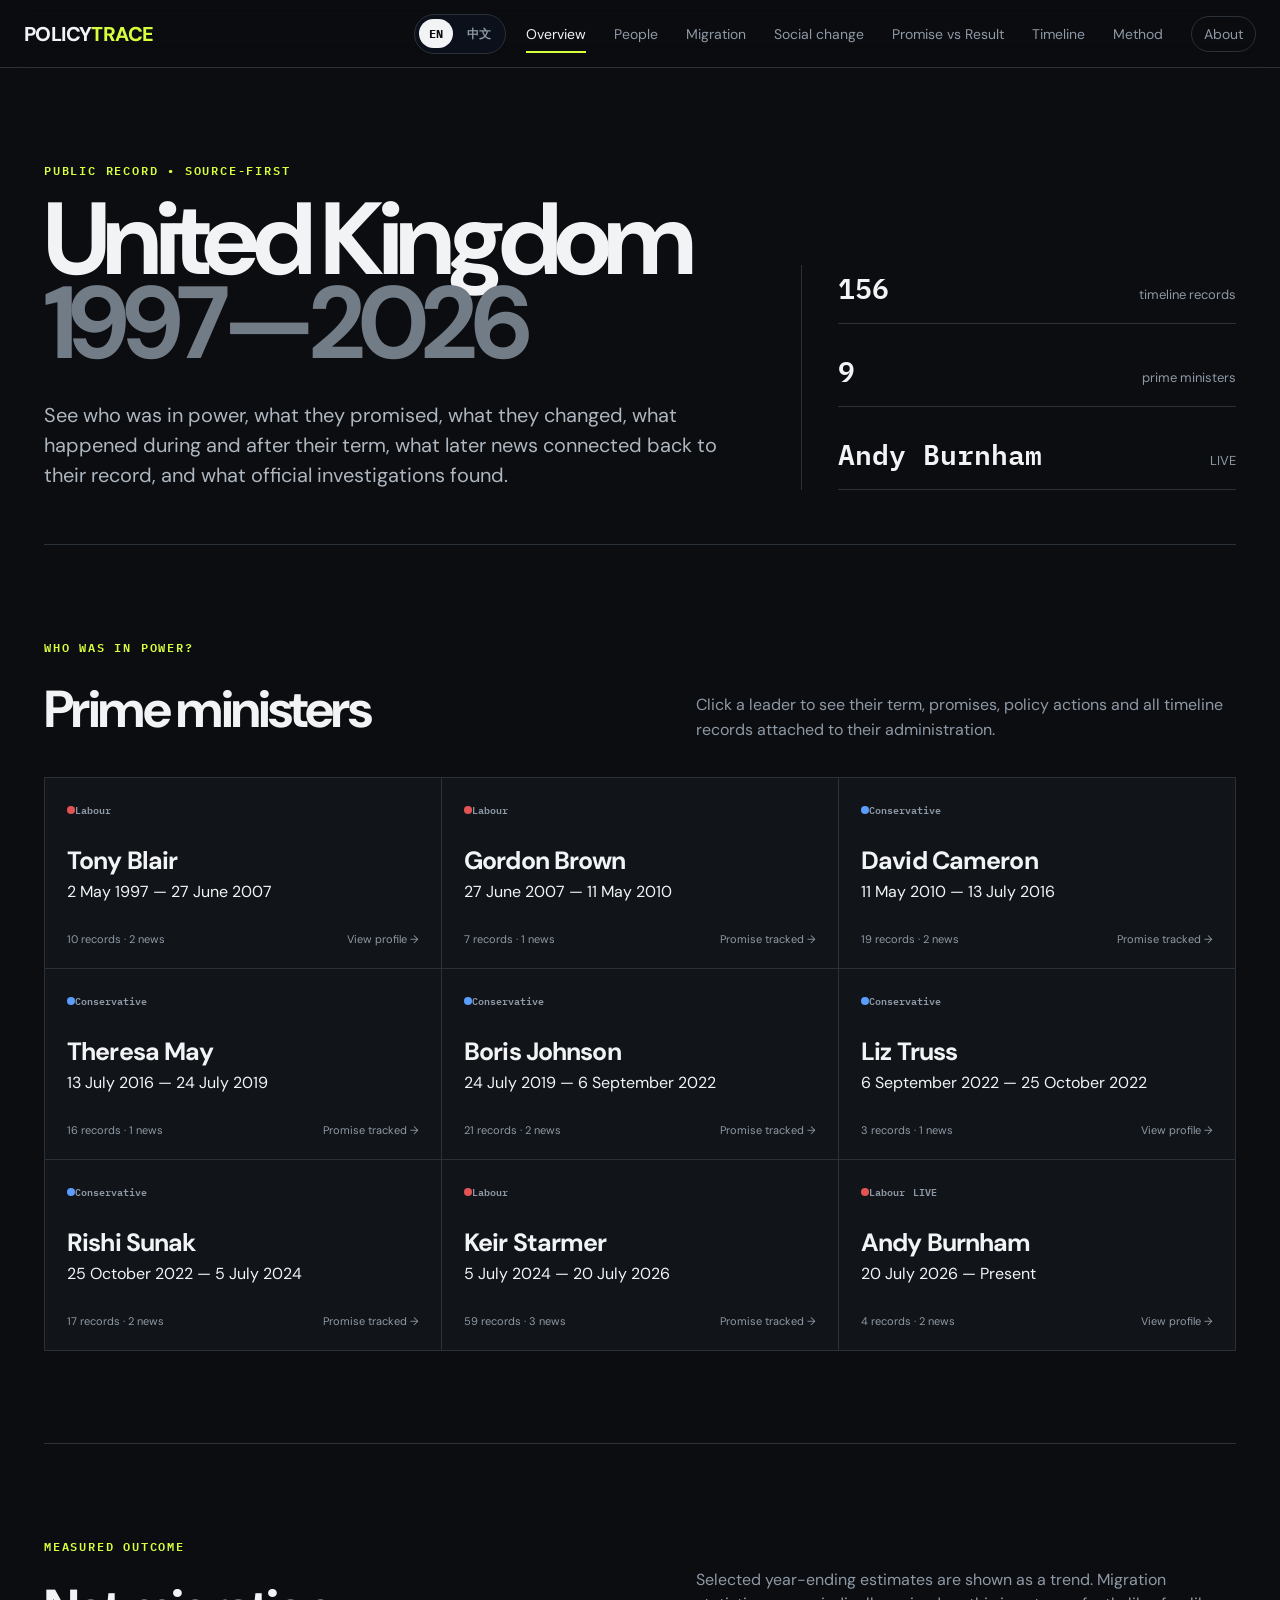
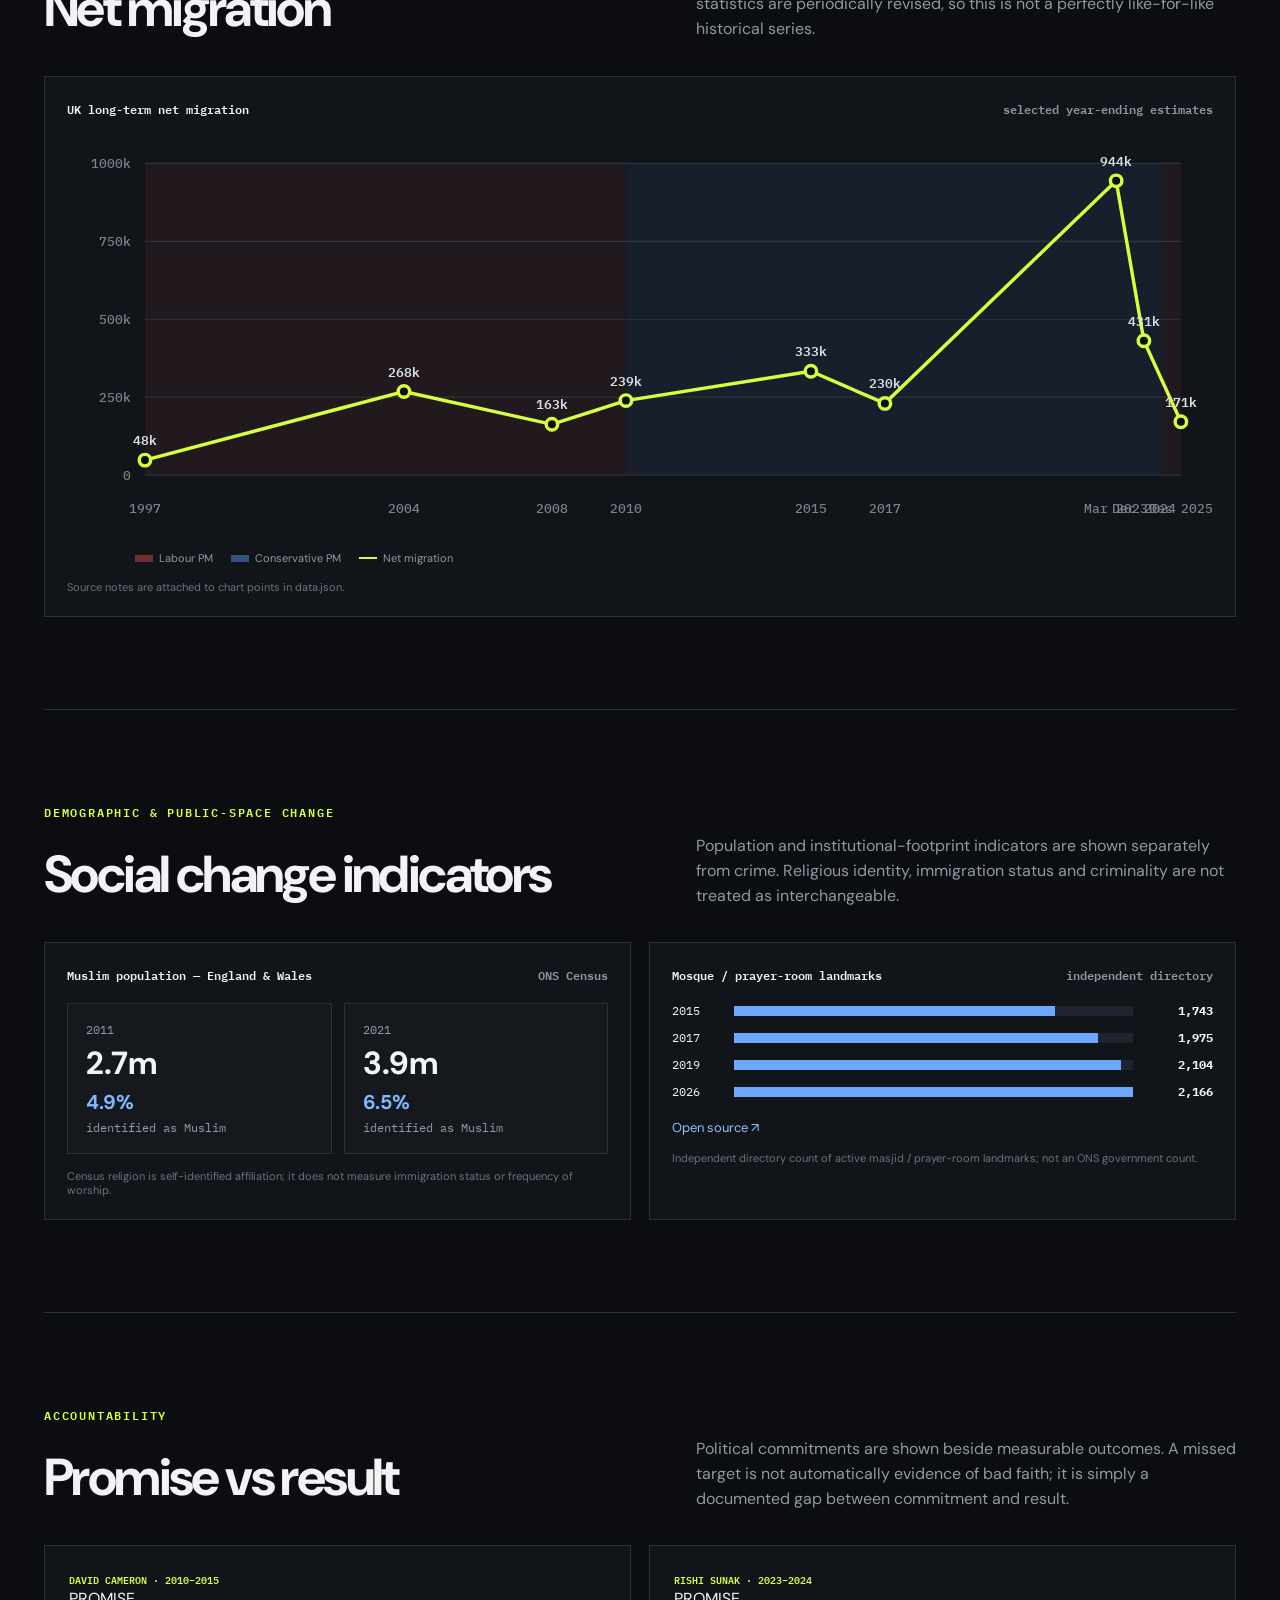
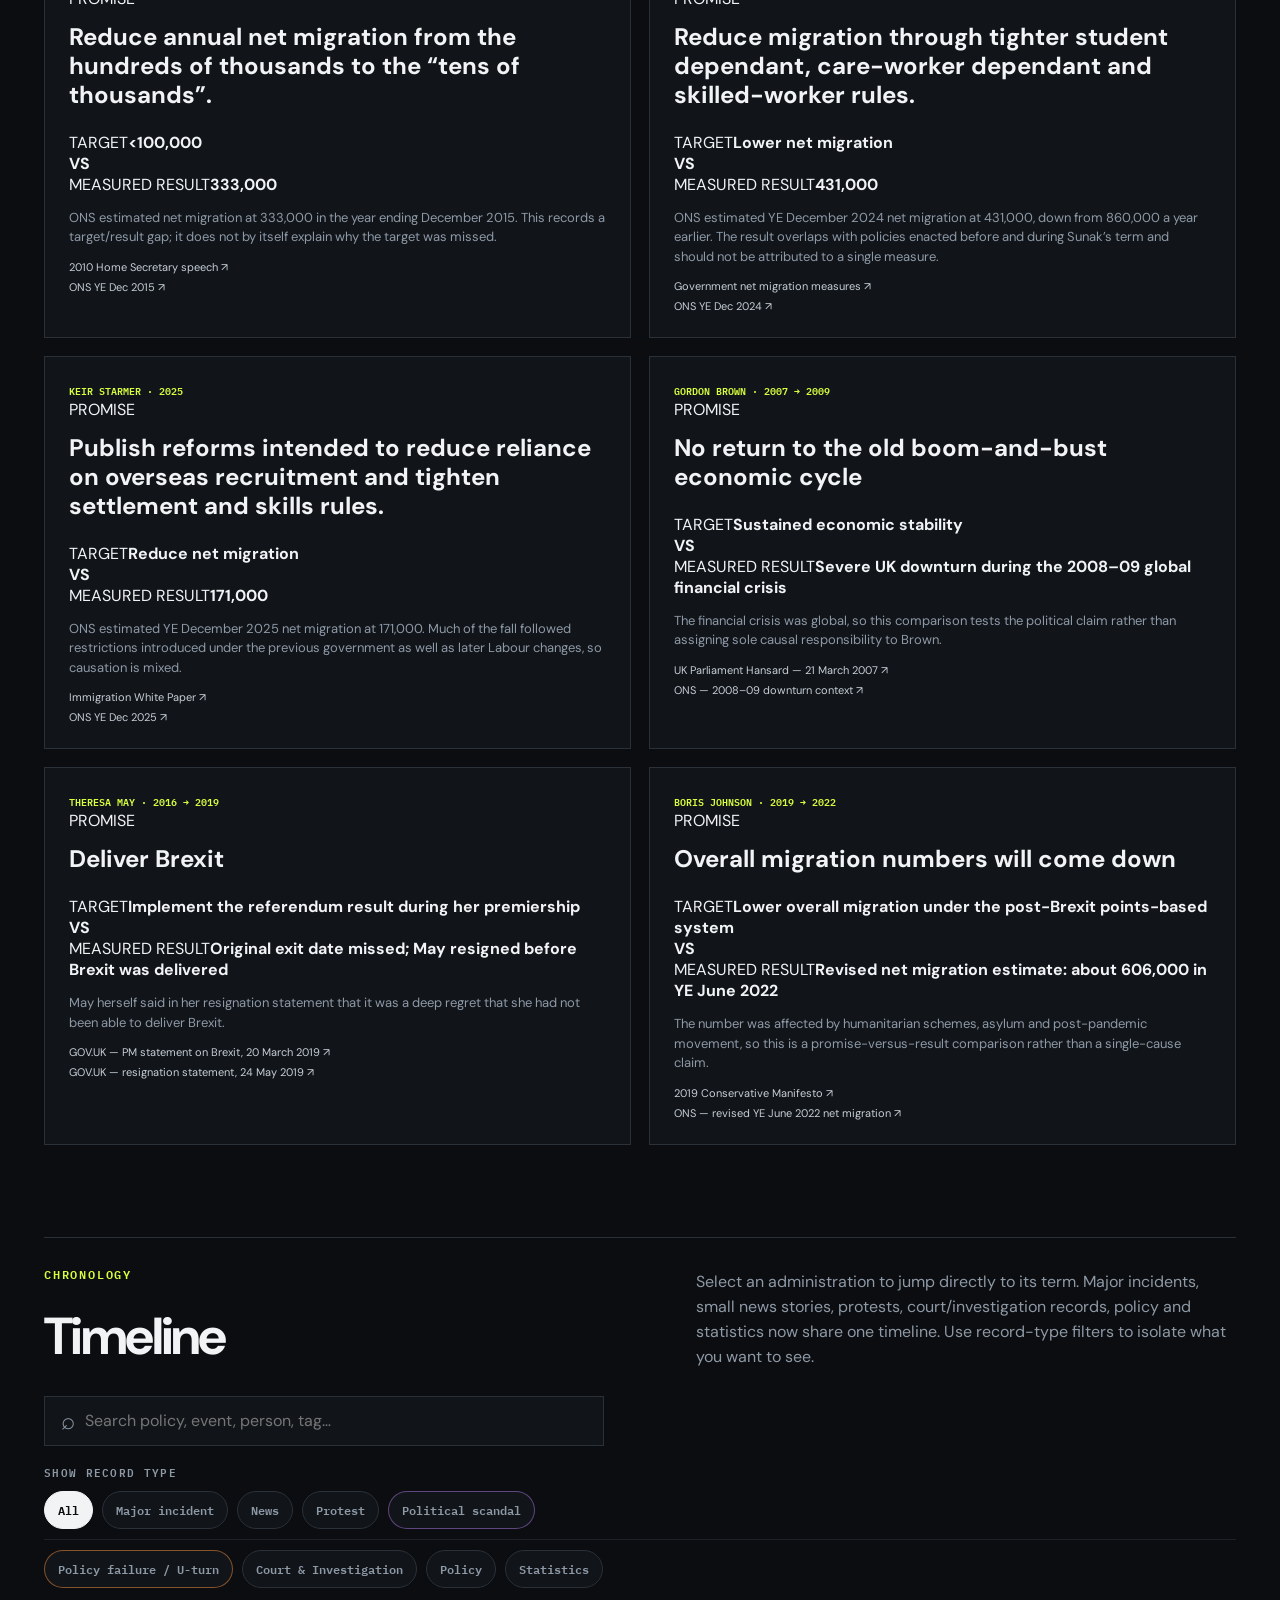
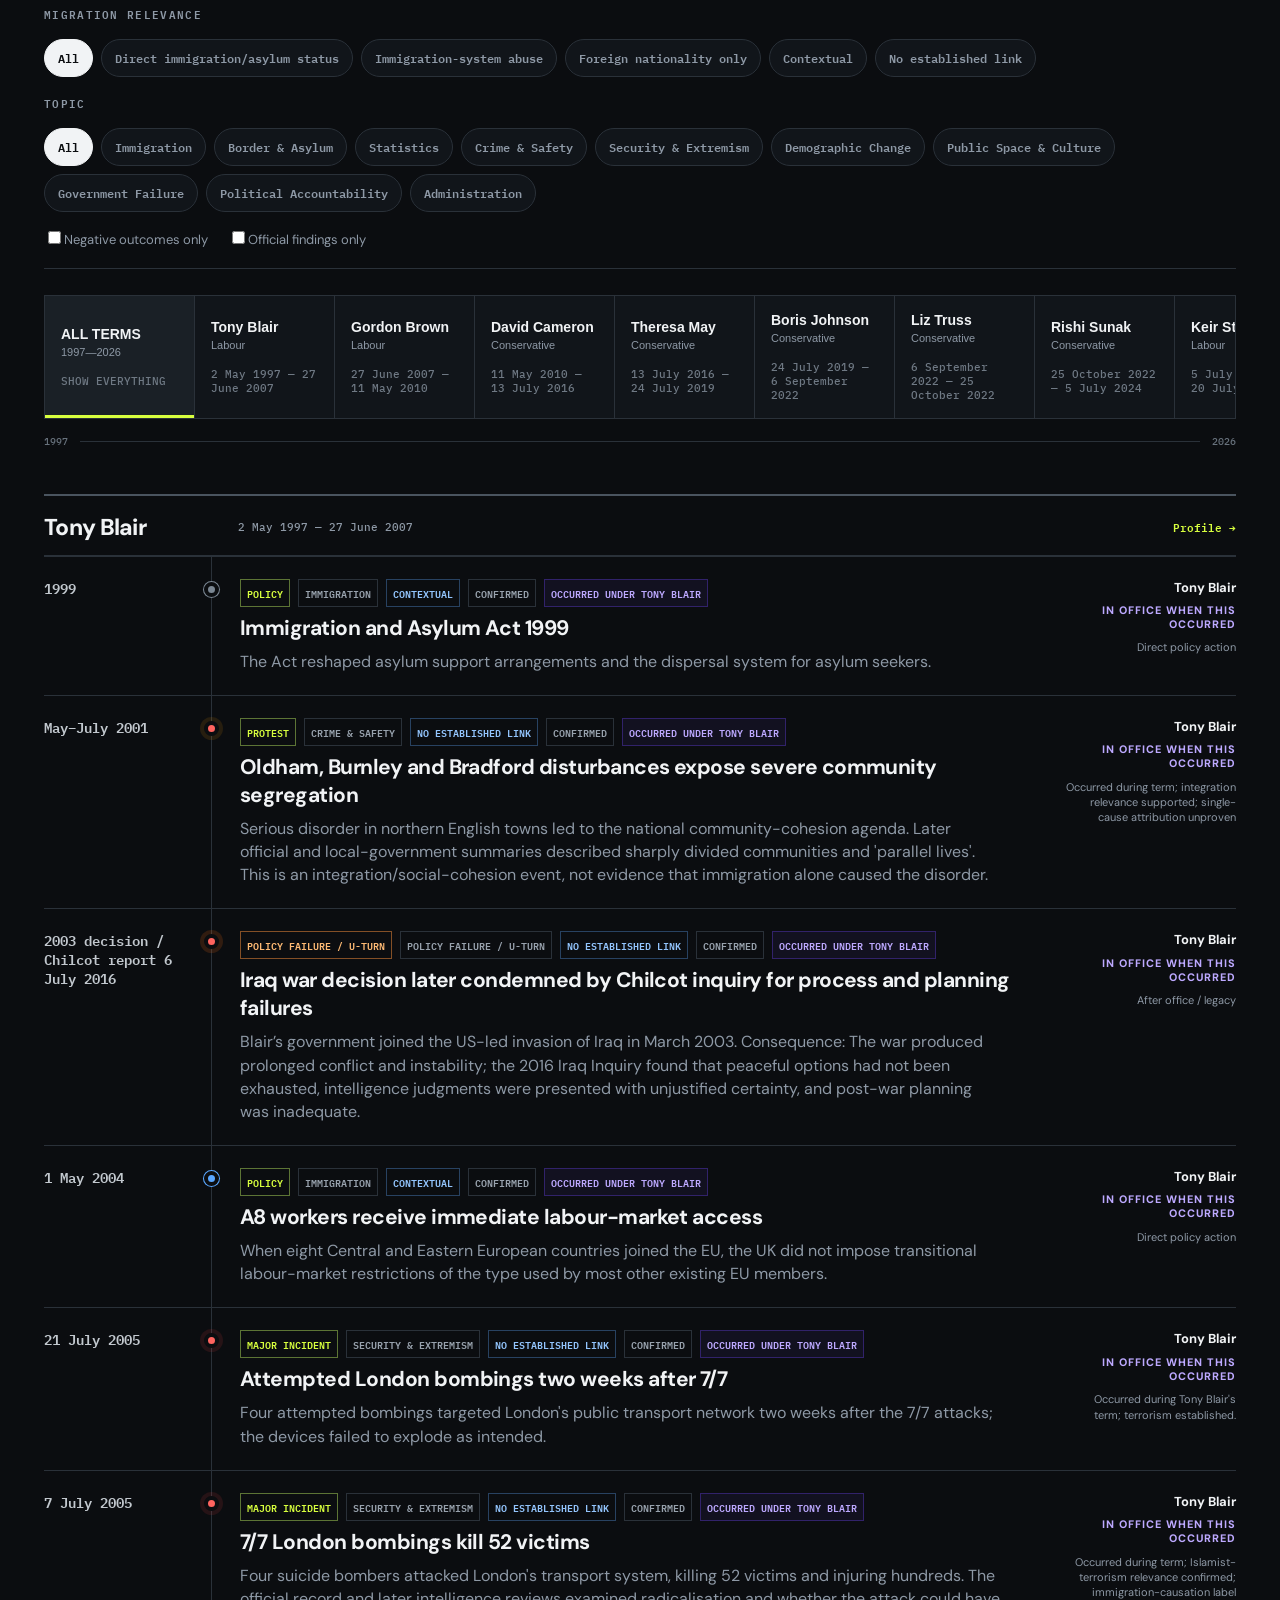
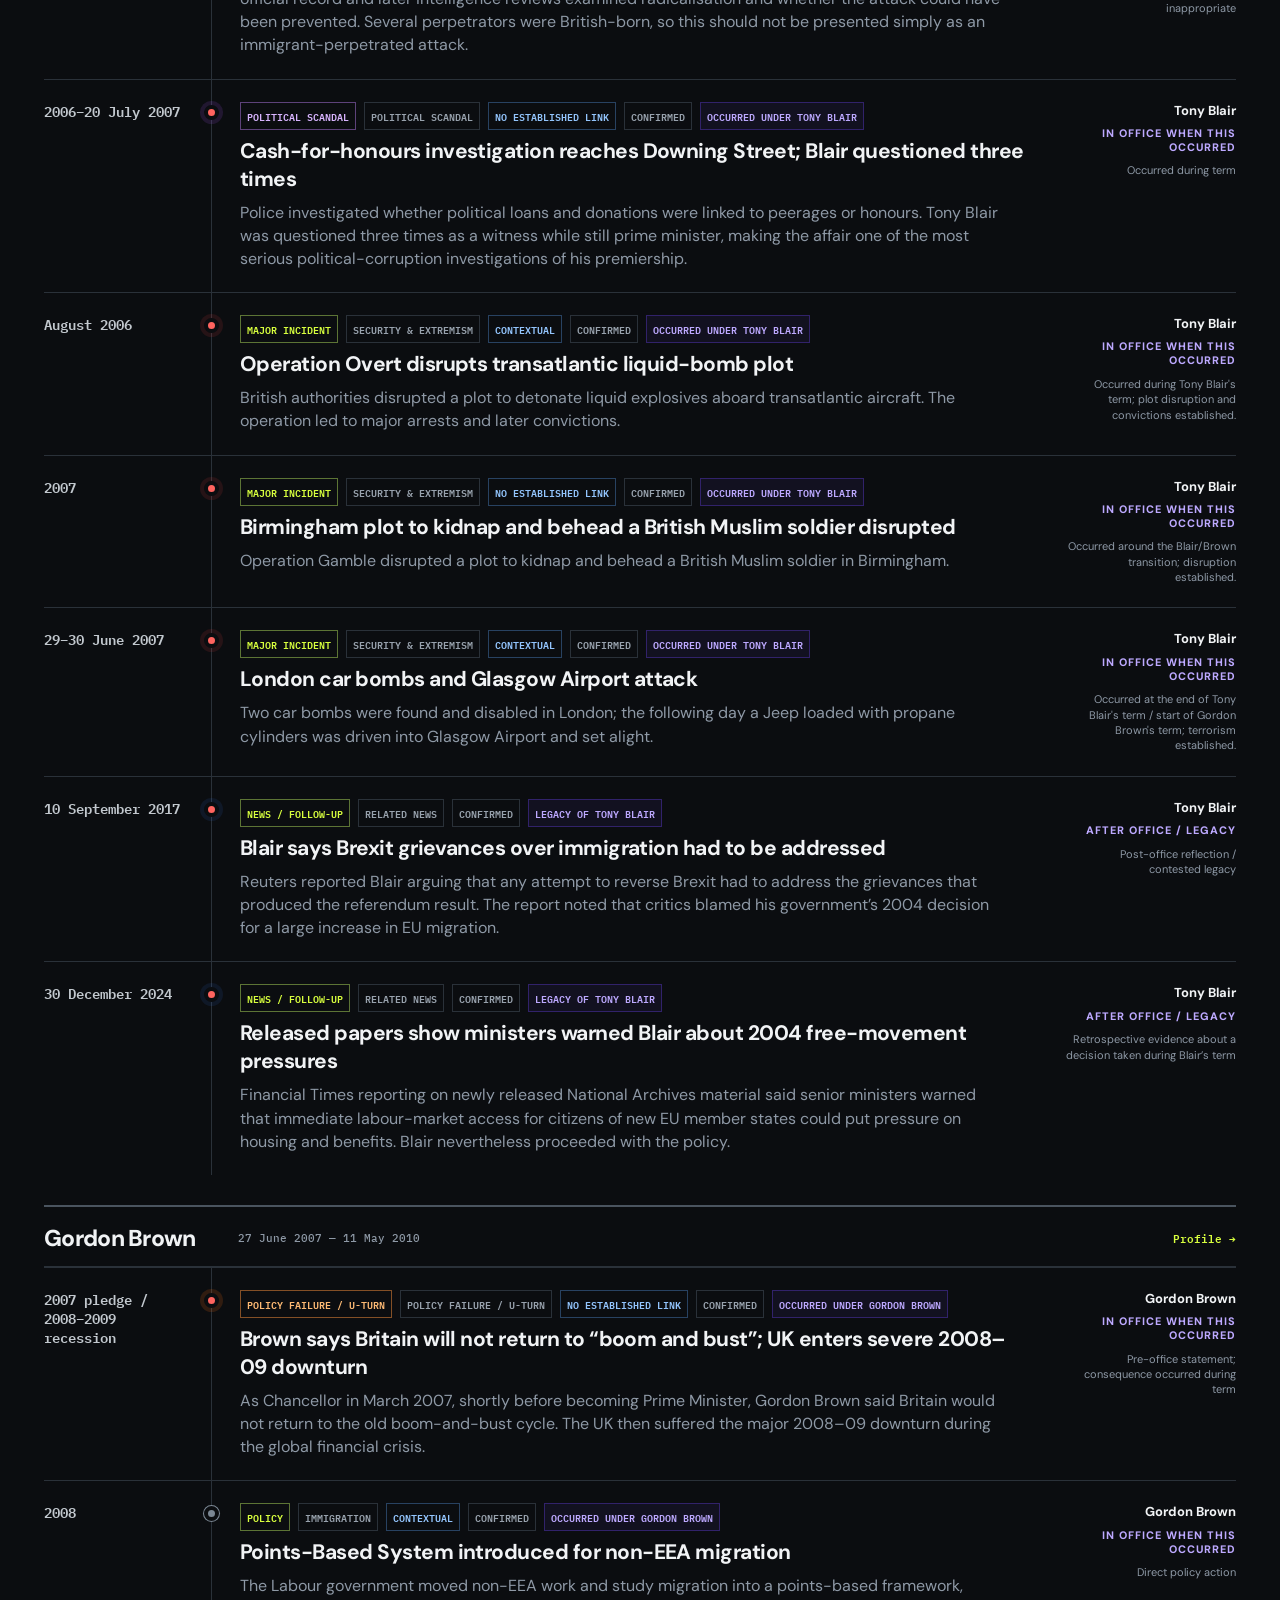
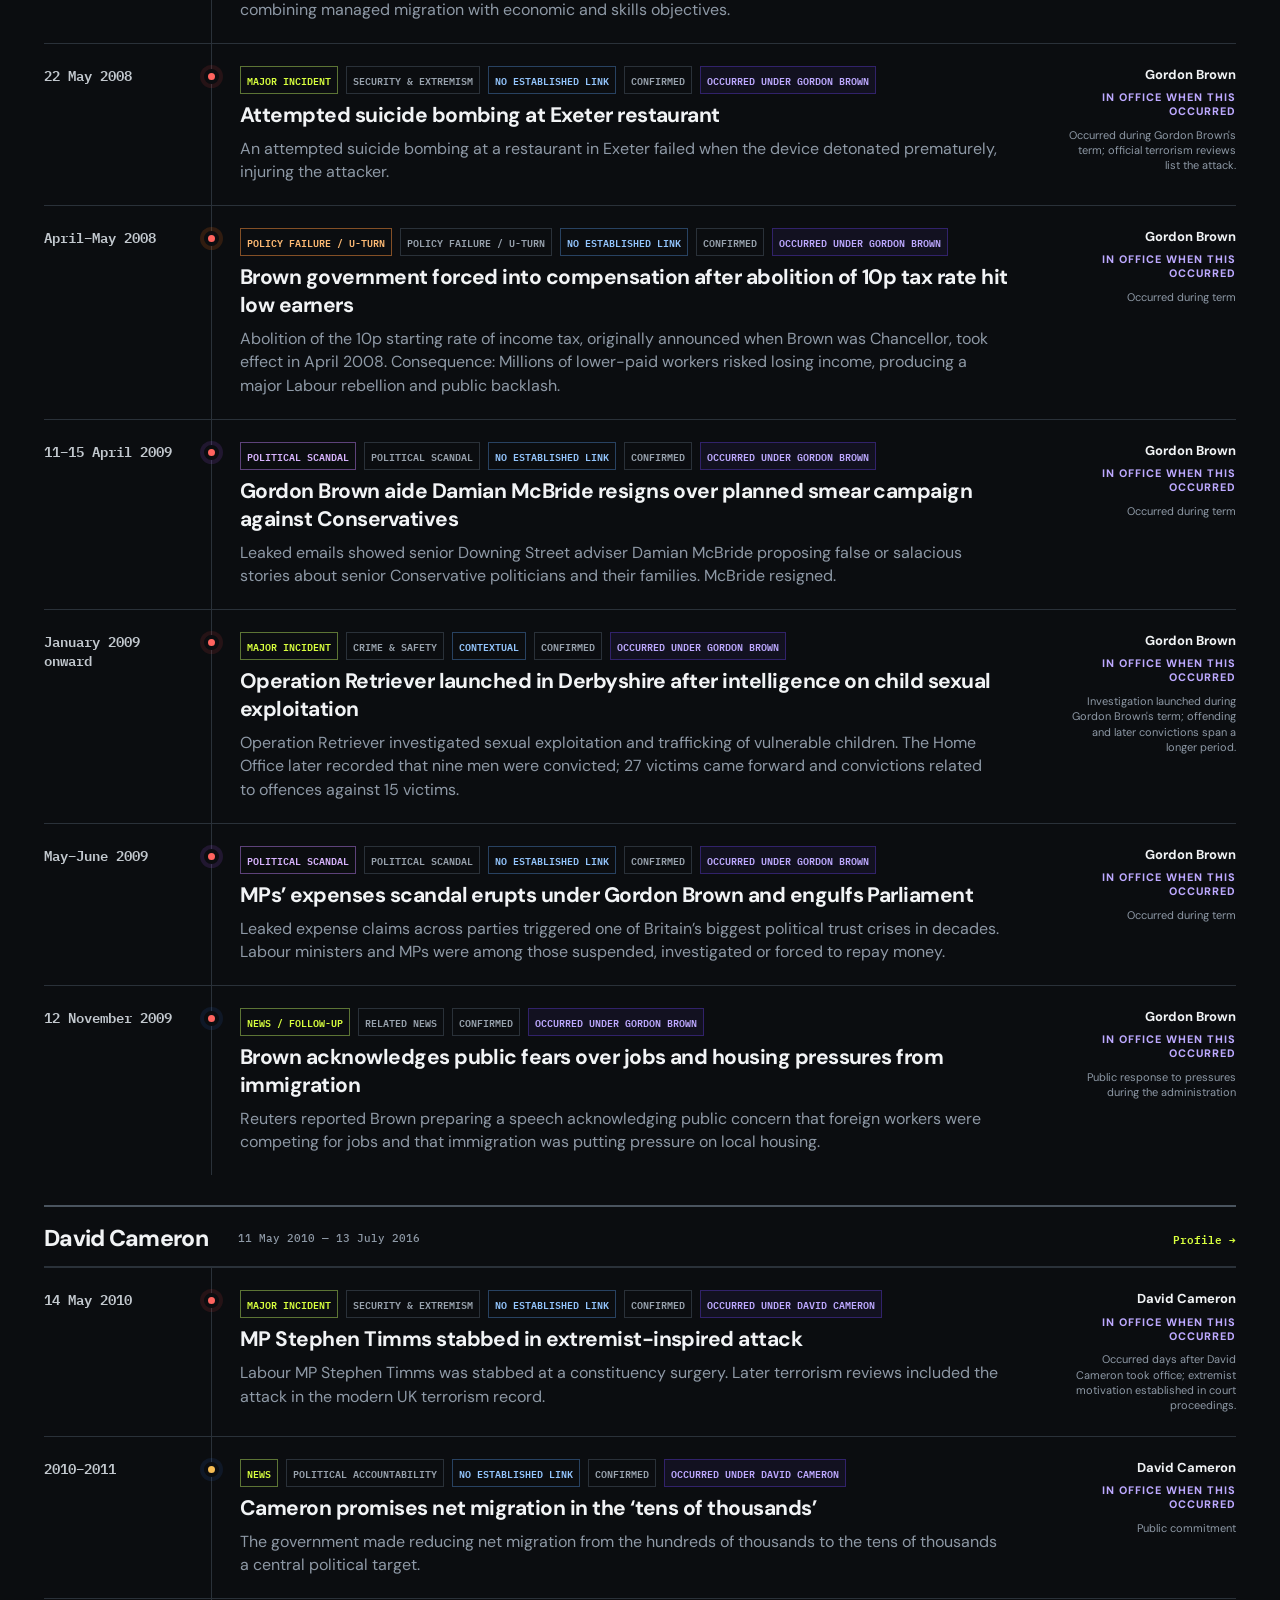
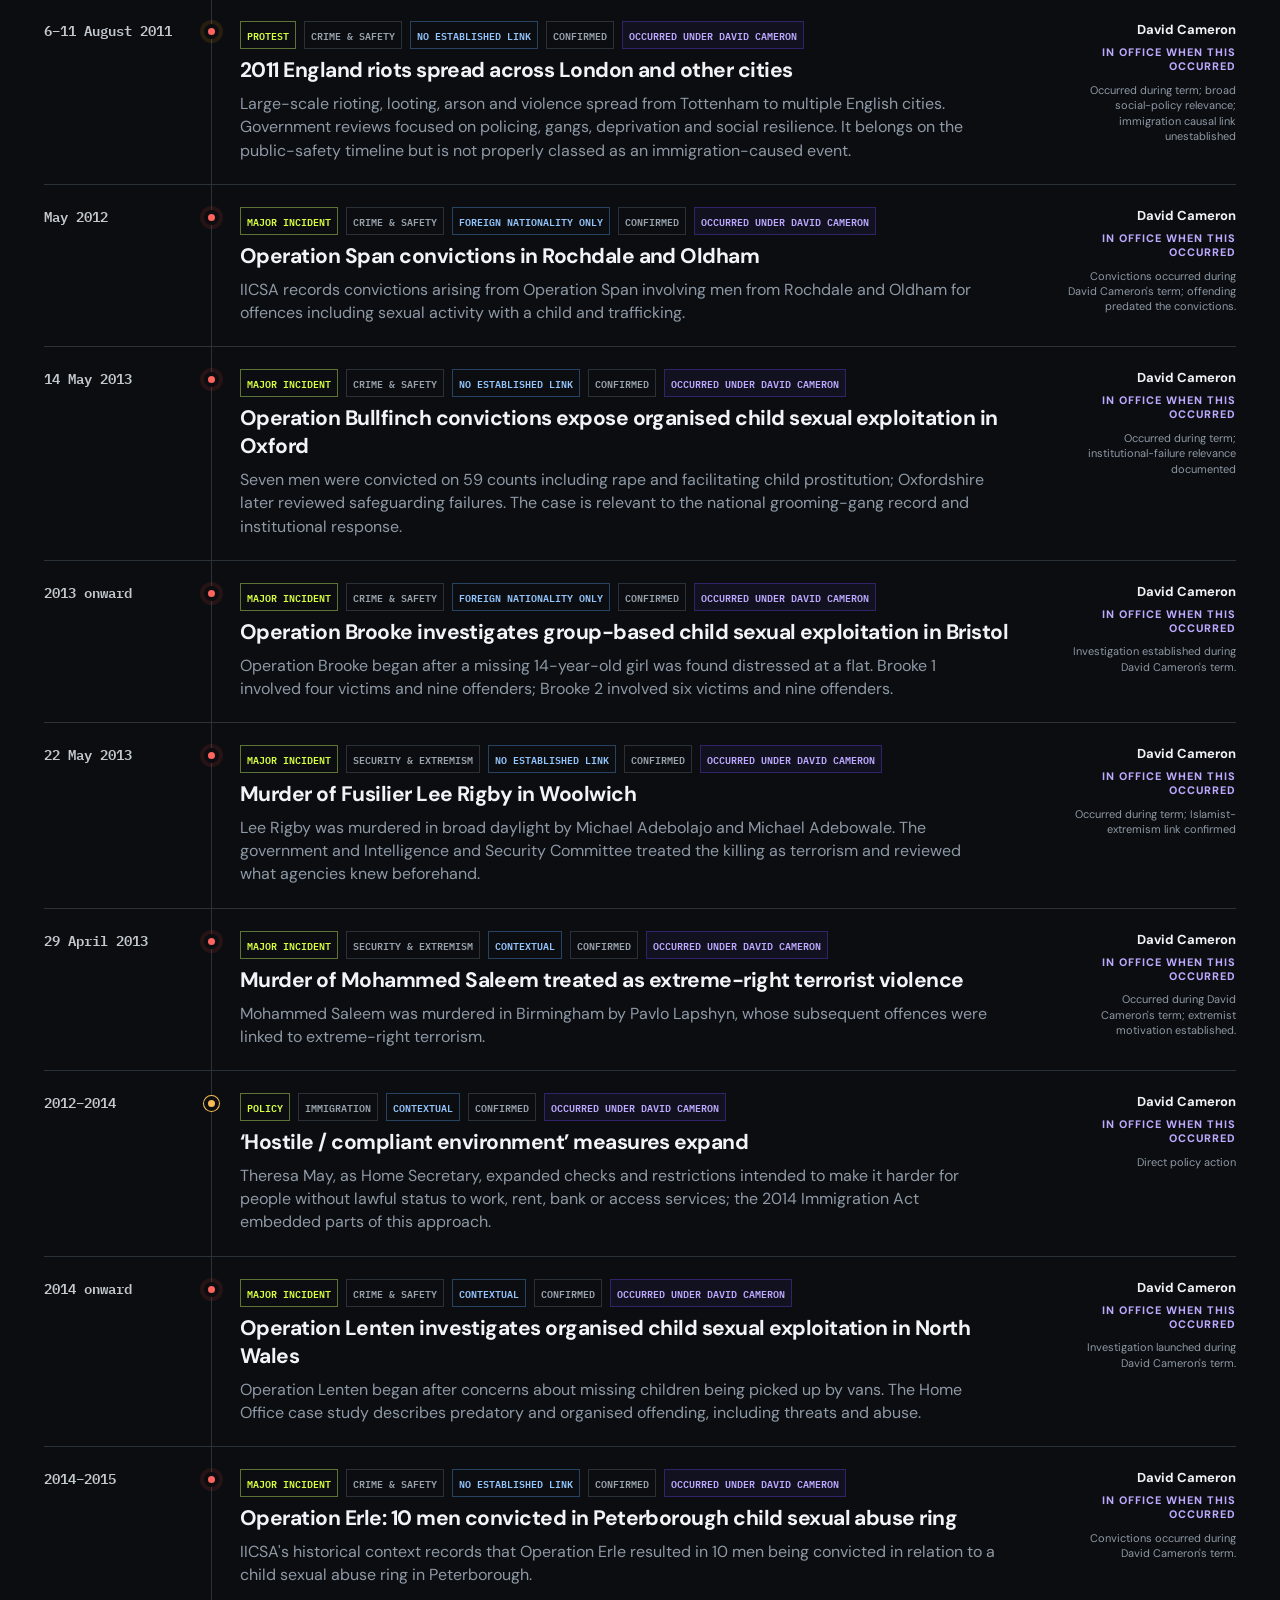
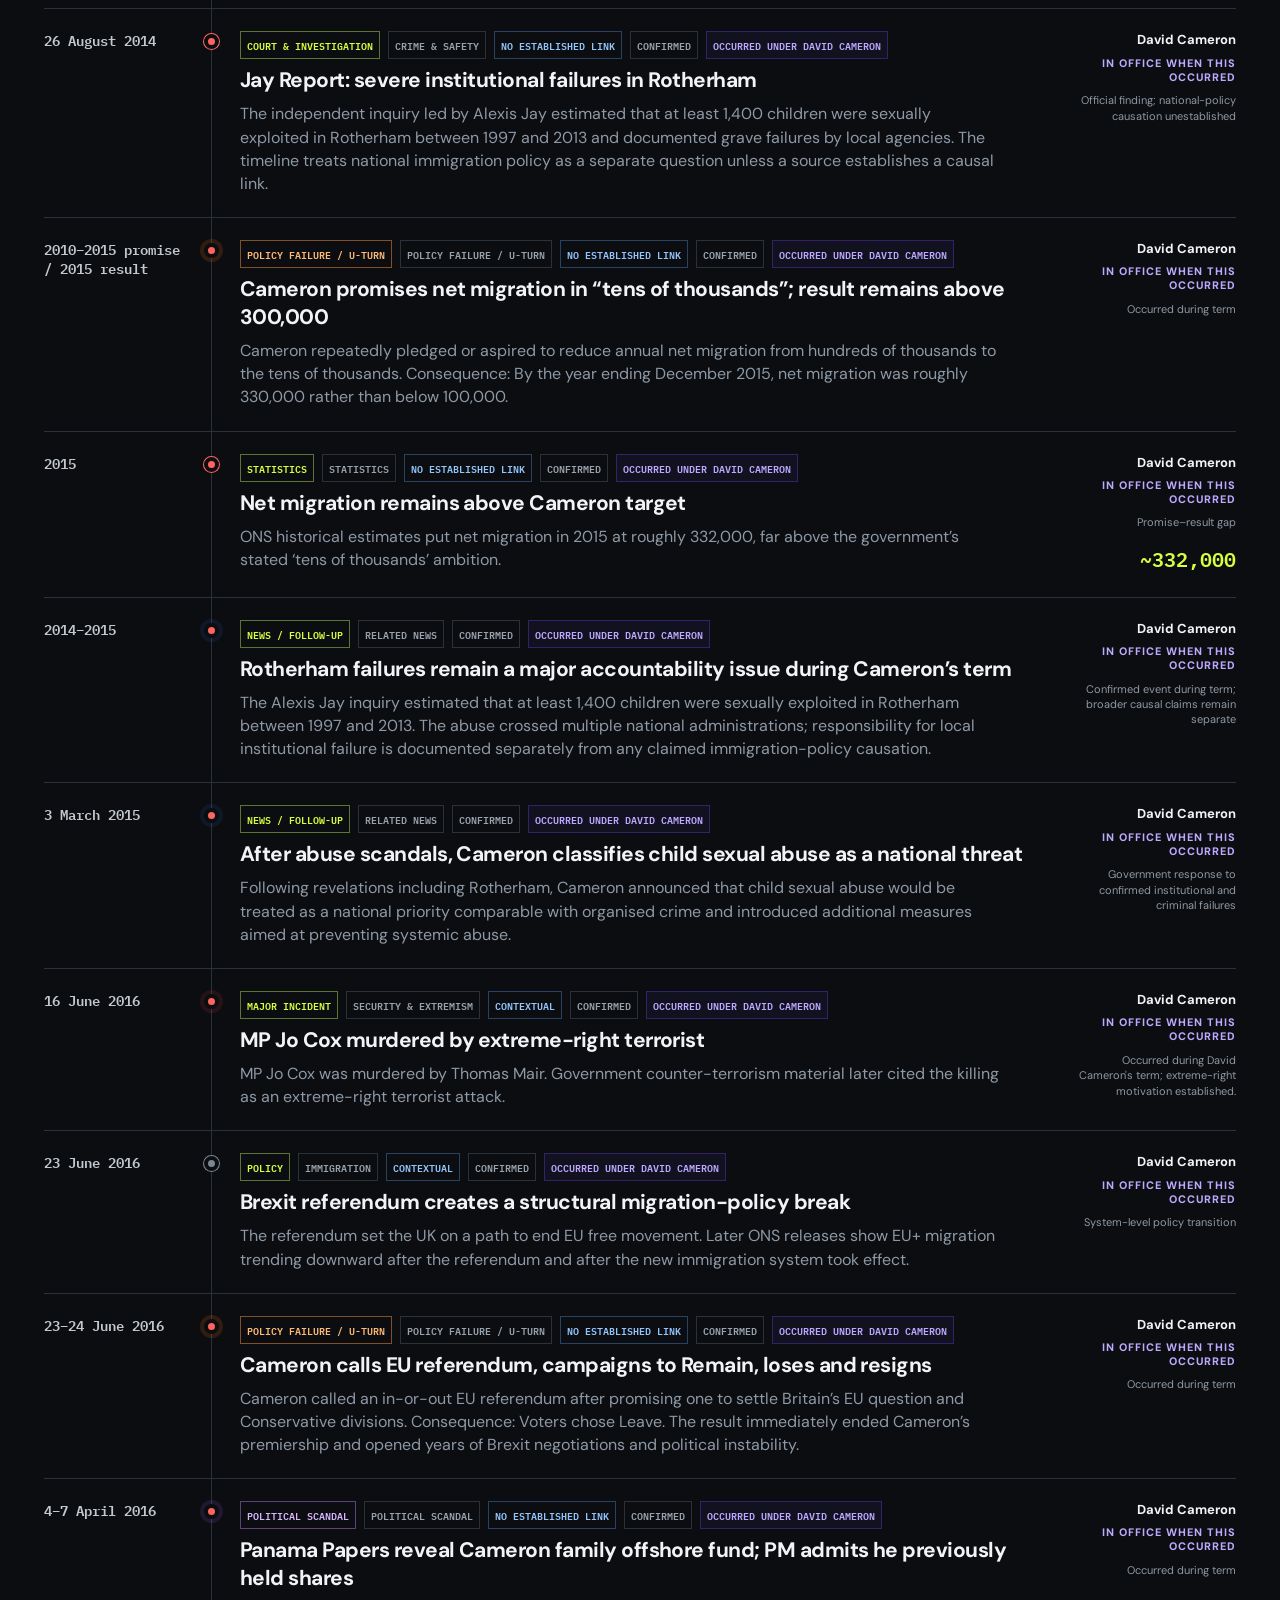
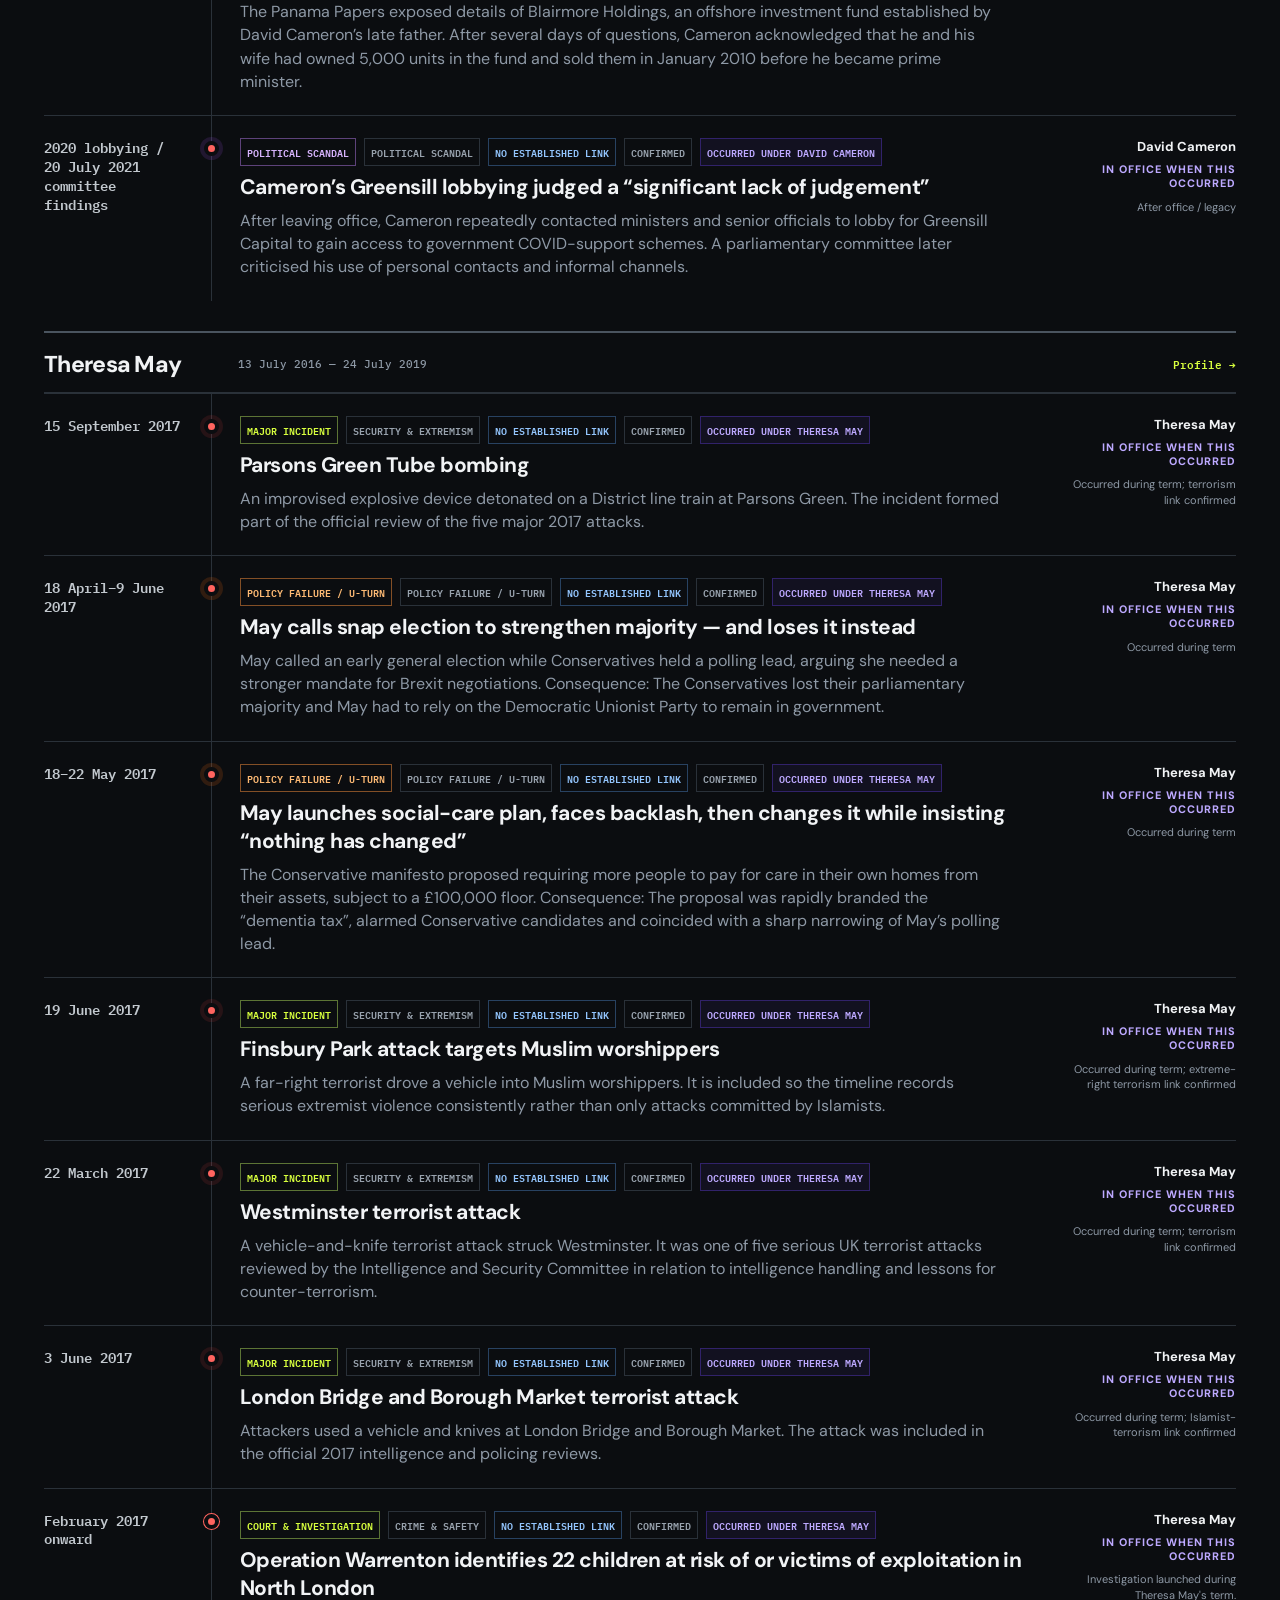
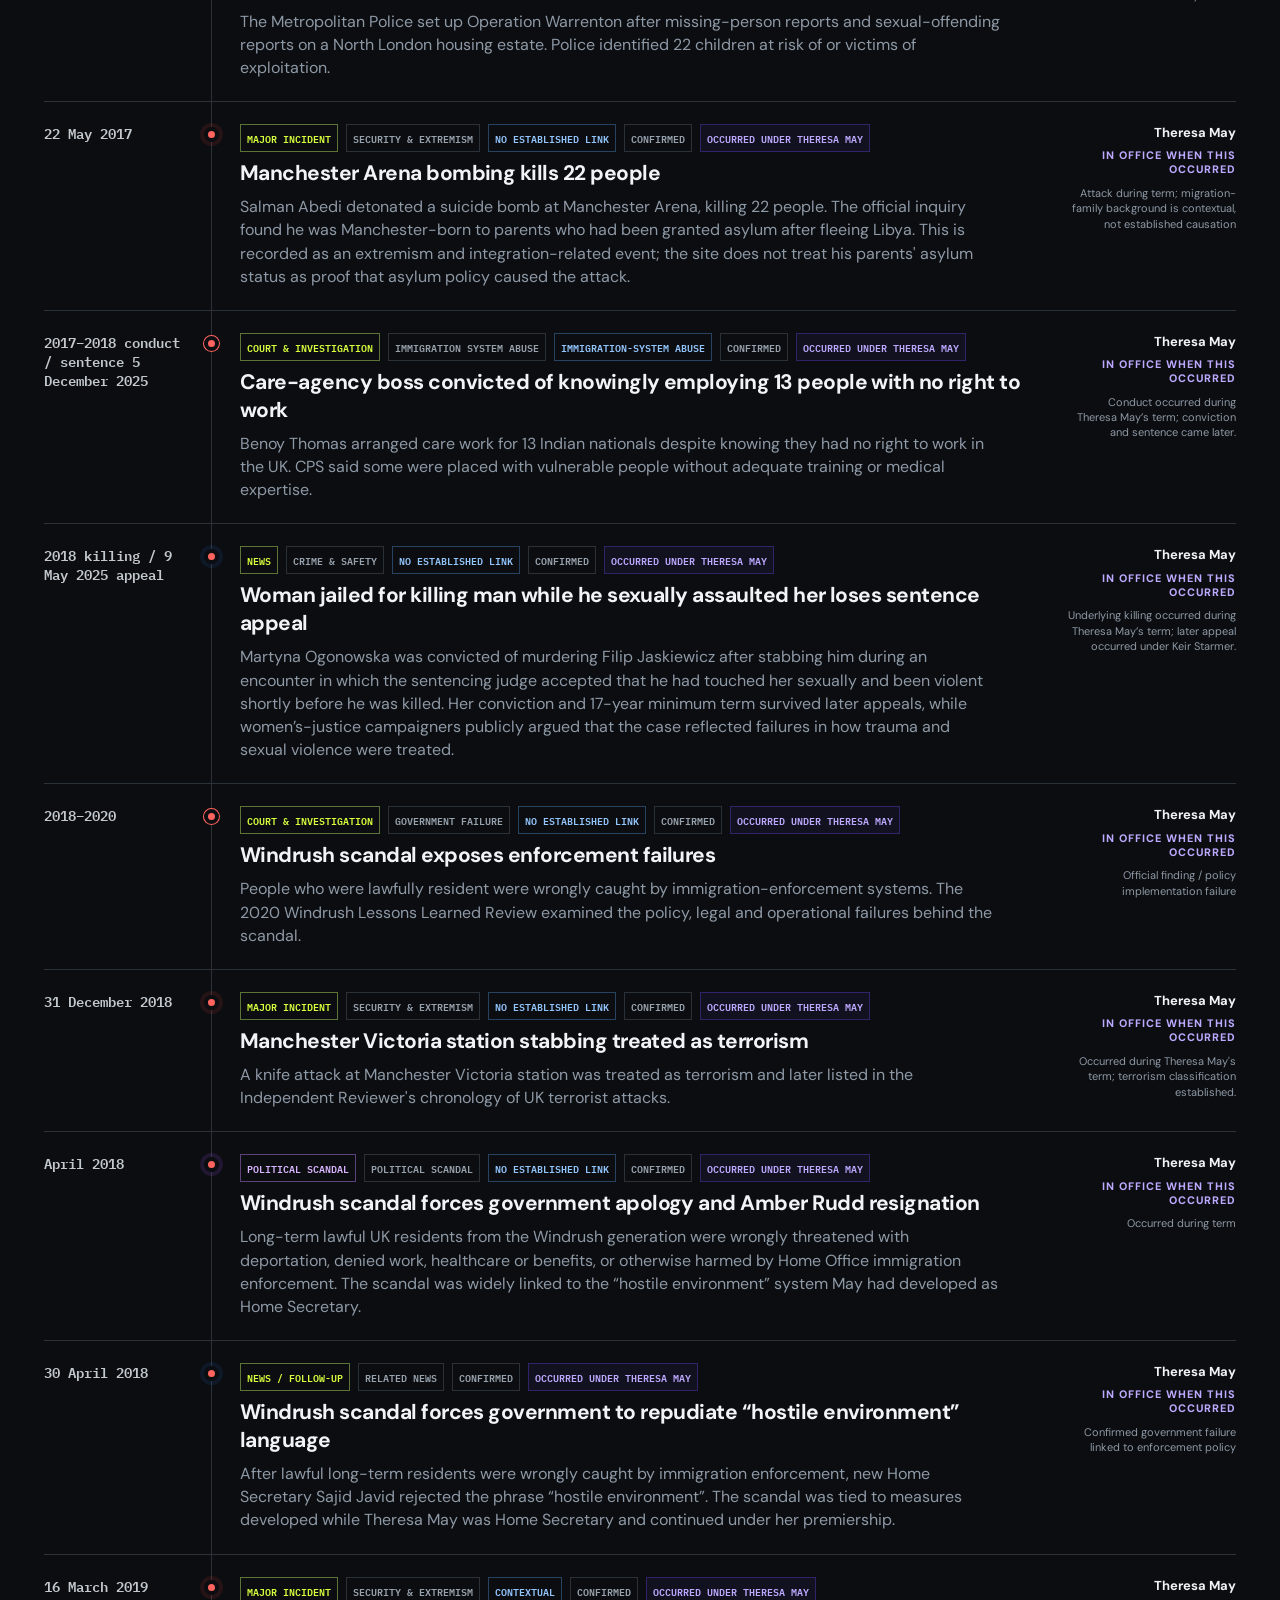
<file: index.html>
<!doctype html>
<html lang="en">
<head>
  <meta charset="utf-8" />
  <meta name="viewport" content="width=device-width, initial-scale=1" />
  <meta name="description" content="PolicyTrace — a source-first timeline of UK political decisions, outcomes and investigations." />
  <title>PolicyTrace — United Kingdom 1997–2026</title>
  <link rel="preconnect" href="https://fonts.googleapis.com">
  <link rel="preconnect" href="https://fonts.gstatic.com" crossorigin>
  <link href="https://fonts.googleapis.com/css2?family=DM+Sans:wght@400;500;600;700;800&family=IBM+Plex+Mono:wght@500;600&display=swap" rel="stylesheet">
  <link rel="stylesheet" href="style.css" />
</head>
<body>
  <header class="topbar">
    <a class="brand" href="index.html">POLICY<span>TRACE</span></a>
    <button class="mobile-menu-btn" id="mobileMenuBtn" aria-label="Open menu" aria-expanded="false">☰</button>
    <div class="mobile-menu-panel" id="mobileMenuPanel">
      <div class="language-switch" aria-label="Language"><button class="lang-btn active" data-lang="en">EN</button><button class="lang-btn" data-lang="zh">中文</button></div>
      <nav class="page-nav" aria-label="Page sections">
        <a href="#overview" data-nav="overview">Overview</a>
        <a href="#people" data-nav="people">People</a>
        <a href="#migration" data-nav="migration">Migration</a>
        <a href="#social" data-nav="social">Social change</a>
        <a href="#promises" data-nav="promises">Promise vs Result</a>
        <a href="#timeline" data-nav="timeline">Timeline</a>
        <a href="#method" data-nav="method">Method</a>
        <button id="aboutBtn" class="ghost-btn">About</button>
      </nav>
    </div>
  </header>

  <main>
    <section class="hero nav-section" id="overview" data-section="overview">
      <div>
        <div class="eyebrow" id="heroKicker">PUBLIC RECORD • SOURCE-FIRST</div>
        <h1 id="countryHero">United Kingdom<br><span>1997—2026</span></h1>
        <p class="lede" id="heroLede">See who was in power, what they promised, what they changed, what happened during and after their term, what later news connected back to their record, and what official investigations found.</p>
      </div>
      <div class="hero-stats">
        <div><strong id="eventCount">0</strong><span id="timelineRecordsLabel">timeline records</span></div>
        <div><strong id="pmCount">0</strong><span id="primeMinistersLabel">prime ministers</span></div>
        <div><strong id="currentAdministrationLabel">Current PM</strong><span id="liveLabel">LIVE</span></div>
      </div>
    </section>

    <section class="section-block nav-section" id="people" data-section="people">
      <div class="section-head">
        <div><div class="section-kicker" id="peopleKicker">WHO WAS IN POWER?</div><h2 id="peopleTitle">Prime ministers</h2></div>
        <p id="peopleDesc">Click a leader to see their term, promises, policy actions and all timeline records attached to their administration.</p>
      </div>
      <div class="people-grid" id="peopleGrid"></div>
    </section>

    <section class="section-block nav-section" id="migration" data-section="migration">
      <div class="section-head">
        <div><div class="section-kicker" id="migrationKicker">MEASURED OUTCOME</div><h2 id="migrationTitle">Net migration</h2></div>
        <p>Selected official UK net-migration estimates. Methodology changed over time, so the chart is a trend view rather than a perfectly like-for-like historical series.</p>
      </div>
      <div class="chart-card">
        <div class="chart-topline"><span id="migrationChartTitle">UK long-term net migration</span><span class="muted" id="migrationChartNote">selected year-ending estimates</span></div>
        <div id="migrationChart" class="migration-chart" aria-label="UK net migration chart"></div>
        <div class="chart-source"><span id="chartSourceNote">Source notes are attached to chart points in <code>data.json</code>.</span></div>
      </div>
    </section>


    <section class="section-block nav-section" id="social" data-section="social">
      <div class="section-head">
        <div><div class="section-kicker" id="socialKicker">DEMOGRAPHIC & PUBLIC-SPACE CHANGE</div><h2 id="socialTitle">Social change indicators</h2></div>
        <p>Population and institutional-footprint indicators are shown separately from crime. Religious identity, immigration status and criminality are not treated as interchangeable.</p>
      </div>
      <div class="social-grid">
        <div class="chart-card">
          <div class="chart-topline"><span id="muslimPopulationTitle">Muslim population — England & Wales</span><span class="muted" id="onsCensusLabel">ONS Census</span></div>
          <div id="muslimPopulationCards" class="stat-cards"></div>
          <div class="chart-source"><span id="censusNote">Census religion is self-identified affiliation; it does not measure immigration status or frequency of worship.</span></div>
        </div>
        <div class="chart-card">
          <div class="chart-topline"><span id="mosqueLandmarksTitle">Mosque / prayer-room landmarks</span><span class="muted" id="directoryLabel">independent directory</span></div>
          <div id="mosqueChart" class="mini-bar-chart"></div>
          <div class="chart-source" id="mosqueNote"></div>
        </div>
      </div>
    </section>

    <section class="section-block nav-section" id="promises" data-section="promises">
      <div class="section-head">
        <div><div class="section-kicker" id="accountabilityKicker">ACCOUNTABILITY</div><h2 id="promiseVsResultTitle">Promise vs result</h2></div>
        <p><span id="promiseVsResultDesc">Political commitments are shown beside measurable outcomes. A missed target is not automatically evidence of bad faith; it is simply a documented gap between commitment and result.</span></p>
      </div>
      <div class="promise-grid" id="promiseGrid"></div>
    </section>

    <section class="controls nav-section" id="timeline" data-section="timeline">
      <div class="section-head compact-head">
        <div><div class="section-kicker" id="timelineKicker">CHRONOLOGY</div><h2 id="timelineTitle">Timeline</h2></div>
        <p id="timelineDesc">Select an administration to jump directly to its term. Major incidents, small news stories, protests, court/investigation records, policy and statistics now share one timeline. Use record-type filters to isolate what you want to see.</p>
      </div>
      <div class="search-wrap"><span>⌕</span><input id="searchInput" type="search" placeholder="Search policy, event, person, tag…" /></div>
      <div class="filter-label">SHOW RECORD TYPE / 记录类型</div><div class="filter-row type-filter-row" id="typeFilterRow"></div><div class="filter-label">MIGRATION RELEVANCE</div><div class="filter-row migration-filter-row" id="migrationFilterRow"></div><div class="filter-label">TOPIC</div><div class="filter-row" id="filterRow"></div>
      <div class="toggles">
        <label><input id="negativeOnly" type="checkbox"><span id="negativeOnlyLabel">Negative outcomes only</span></label>
        <label><input id="officialOnly" type="checkbox"><span id="officialOnlyLabel">Official findings only</span></label>
      </div>
    </section>

    <section class="timeline-shell">
      <div class="administrations" id="administrations"></div>
      <div class="axis"><span>1997</span><div></div><span>2026</span></div>
      <div class="timeline-list" id="timelineList"></div>
      <div class="empty" id="emptyState" hidden>No records match the current filters.</div>
    </section>

    <section class="method nav-section" id="method" data-section="method">
      <div class="section-kicker" id="methodKicker">HOW TO READ THIS</div>
      <h2 id="methodTitle">Evidence before verdict.</h2>
      <div class="method-grid">
        <article><span>01</span><h3 id="methodFactTitle">Fact</h3><p><span id="methodFactDesc">A date, law, statistic or documented action supported by a primary source.</span></p></article>
        <article><span>02</span><h3 id="methodOfficialTitle">Official finding</h3><p><span id="methodOfficialDesc">A conclusion from a court, statutory inquiry, inspectorate or commissioned review.</span></p></article>
        <article><span>03</span><h3 id="methodInferenceTitle">Inference</h3><p><span id="methodInferenceDesc">A proposed relationship between events. It must be labelled and supported, not smuggled in as fact.</span></p></article>
        <article><span>04</span><h3 id="methodOpinionTitle">Opinion</h3><p><span id="methodOpinionDesc">Public or editorial judgement. Kept separate from the underlying record.</span></p></article>
      </div>
    </section>
  </main>

  <dialog id="detailDialog">
    <button class="dialog-close" id="dialogClose" aria-label="Close">×</button>
    <div id="dialogContent"></div>
  </dialog>

  <dialog id="aboutDialog">
    <button class="dialog-close" id="aboutClose" aria-label="Close">×</button>
    <div class="dialog-body">
      <div class="section-kicker" id="aboutKicker">ABOUT POLICYTRACE</div>
      <h2 id="aboutTitle">Follow decisions, outcomes and evidence.</h2>
      <p id="aboutBody">This prototype separates policy actions, measured outcomes, investigations and causal claims. It is designed so strong conclusions can be made when evidence supports them — and visibly withheld when it does not.</p>
      <p class="muted" id="aboutUpdated">Prototype dataset updated 9 August 2026. Sources are linked on every record.</p>
    </div>
  </dialog>

  <footer>
    <div id="footerProduct">POLICYTRACE / UK PROTOTYPE</div><div><span id="footerUpdatedLabel">DATA UPDATED</span> <span id="updatedDate"></span></div>
  </footer>

  <script src="app.js"></script>
</body>
</html>
</file>
<file: style.css>
:root{--bg:#0b0d10;--panel:#11151a;--panel2:#171c22;--line:#2a3139;--text:#f1f3f5;--muted:#8e99a6;--accent:#d8ff3e;--red:#ff645f;--blue:#5aa7ff;--amber:#f7bd54;--green:#6dd89c;--purple:#a78bfa;--max:1240px}
*{box-sizing:border-box}html{scroll-behavior:smooth}body{margin:0;background:var(--bg);color:var(--text);font-family:"DM Sans",system-ui,sans-serif}a{color:inherit}.topbar{height:68px;border-bottom:1px solid var(--line);display:flex;align-items:center;justify-content:space-between;padding:0 max(24px,calc((100vw - var(--max))/2));position:sticky;top:0;background:rgba(11,13,16,.92);backdrop-filter:blur(14px);z-index:20}.brand{font-weight:800;letter-spacing:-.03em;text-decoration:none;font-size:20px}.brand span{color:var(--accent)}nav{display:flex;gap:26px;align-items:center}nav a,nav button{font:inherit;font-size:14px;color:var(--muted);text-decoration:none;background:none;border:0;cursor:pointer;padding:0}.ghost-btn{border:1px solid var(--line)!important;padding:8px 12px!important;border-radius:99px!important}.active,nav a:hover,nav button:hover{color:var(--text)}main{max-width:var(--max);margin:auto;padding:0 24px}.hero{min-height:420px;display:grid;grid-template-columns:1.6fr 1fr;align-items:end;padding:92px 0 54px;border-bottom:1px solid var(--line);gap:60px}.eyebrow,.section-kicker{font:600 12px "IBM Plex Mono",monospace;letter-spacing:.15em;color:var(--accent);margin-bottom:18px}.hero h1{font-size:clamp(58px,8vw,112px);line-height:.82;margin:0;letter-spacing:-.065em}.hero h1 span{color:#727c87}.lede{max-width:690px;color:#aeb6bf;font-size:20px;line-height:1.5;margin:34px 0 0}.hero-stats{border-left:1px solid var(--line);padding-left:36px;display:grid;gap:24px}.hero-stats div{display:flex;justify-content:space-between;align-items:baseline;border-bottom:1px solid var(--line);padding-bottom:13px}.hero-stats strong{font:600 28px "IBM Plex Mono"}.hero-stats span{color:var(--muted);font-size:13px}.principle{margin:28px 0 22px;border:1px solid #384215;background:#151a0f;padding:18px 22px;display:flex;gap:16px;align-items:center}.principle-mark{font:700 30px "IBM Plex Mono";color:var(--accent)}.principle span{color:#aeb69c}.controls{padding:26px 0 20px}.search-wrap{display:flex;align-items:center;background:var(--panel);border:1px solid var(--line);padding:0 16px;height:50px;max-width:560px}.search-wrap span{font-size:24px;color:var(--muted)}.search-wrap input{flex:1;height:100%;background:none;border:0;outline:0;color:var(--text);font:inherit;padding-left:10px}.filter-row{display:flex;flex-wrap:wrap;gap:8px;margin-top:16px}.filter-btn{background:var(--panel);border:1px solid var(--line);color:var(--muted);padding:8px 13px;border-radius:99px;font:600 12px "IBM Plex Mono";cursor:pointer}.filter-btn.active{background:var(--text);color:var(--bg);border-color:var(--text)}.toggles{display:flex;gap:20px;margin-top:16px;flex-wrap:wrap}.toggles label{color:var(--muted);font-size:13px;cursor:pointer}.toggles input{accent-color:var(--accent)}.timeline-shell{border-top:1px solid var(--line);padding-top:26px}.administrations{display:flex;overflow-x:auto;border:1px solid var(--line);background:var(--panel);min-height:94px}.admin{min-width:140px;flex:1;padding:16px;border-right:1px solid var(--line);position:relative}.admin:last-child{border-right:0}.admin.current:before{content:"LIVE";position:absolute;right:9px;top:9px;font:600 9px "IBM Plex Mono";background:var(--accent);color:#111;padding:3px 5px}.admin-name{font-weight:700;font-size:14px}.admin-party{font-size:11px;color:var(--muted);margin-top:4px}.admin-years{font:500 11px "IBM Plex Mono";color:#6f7984;margin-top:16px}.axis{display:flex;align-items:center;gap:12px;color:#68727d;font:500 10px "IBM Plex Mono";padding:16px 0}.axis div{height:1px;background:var(--line);flex:1}.timeline-list{display:grid}.record{display:grid;grid-template-columns:100px 16px 1fr 170px;gap:20px;min-height:134px;border-top:1px solid var(--line);padding:22px 0;cursor:pointer;transition:.18s}.record:hover{background:linear-gradient(90deg,transparent,rgba(255,255,255,.025),transparent)}.record-year{font:600 16px "IBM Plex Mono";color:#c2c8ce}.record-node{position:relative}.record-node:before{content:"";position:absolute;top:-22px;bottom:-22px;left:7px;width:1px;background:var(--line)}.dot{width:15px;height:15px;border-radius:50%;background:#7b8793;border:4px solid var(--bg);box-shadow:0 0 0 1px #7b8793;position:relative;z-index:1;margin-top:3px}.tone-negative .dot{background:var(--red);box-shadow:0 0 0 1px var(--red)}.tone-expansion .dot{background:var(--blue);box-shadow:0 0 0 1px var(--blue)}.tone-restriction .dot{background:var(--amber);box-shadow:0 0 0 1px var(--amber)}.tone-positive .dot{background:var(--green);box-shadow:0 0 0 1px var(--green)}.record-main{padding-right:20px}.record-meta{display:flex;gap:8px;align-items:center;margin-bottom:7px;flex-wrap:wrap}.pill{font:600 10px "IBM Plex Mono";padding:4px 6px;border:1px solid var(--line);color:#98a2ad;text-transform:uppercase}.record h3{margin:0;font-size:21px;letter-spacing:-.025em}.record p{margin:8px 0 0;color:var(--muted);line-height:1.45;max-width:760px}.record-side{text-align:right}.record-side .person{font-weight:700;font-size:13px}.record-side .relation{font-size:11px;color:var(--muted);margin-top:7px;line-height:1.4}.metric{font:600 20px "IBM Plex Mono";color:var(--accent);margin-top:12px}.empty{padding:50px;text-align:center;color:var(--muted)}.method{padding:120px 0 110px}.method h2{font-size:54px;letter-spacing:-.05em;margin:0 0 40px}.method-grid{display:grid;grid-template-columns:repeat(4,1fr);border:1px solid var(--line)}.method-grid article{min-height:230px;padding:22px;border-right:1px solid var(--line)}.method-grid article:last-child{border-right:0}.method-grid article>span{font:600 11px "IBM Plex Mono";color:var(--accent)}.method-grid h3{font-size:22px;margin:48px 0 10px}.method-grid p{color:var(--muted);line-height:1.5;font-size:14px}footer{max-width:var(--max);margin:auto;padding:22px 24px 34px;border-top:1px solid var(--line);display:flex;justify-content:space-between;color:#66707a;font:500 10px "IBM Plex Mono"}dialog{width:min(760px,calc(100vw - 28px));max-height:88vh;overflow:auto;background:#101419;color:var(--text);border:1px solid #39414a;padding:0;box-shadow:0 30px 90px #000;position:fixed}dialog::backdrop{background:rgba(0,0,0,.76);backdrop-filter:blur(5px)}.dialog-close{position:sticky;float:right;top:14px;margin:14px 14px 0 0;width:36px;height:36px;border-radius:50%;border:1px solid var(--line);background:#181d23;color:var(--text);font-size:22px;cursor:pointer;z-index:2}.dialog-body{padding:46px 46px 54px}.dialog-body h2{font-size:40px;line-height:1.05;letter-spacing:-.04em;margin:0 0 22px;max-width:620px}.dialog-date{font:600 12px "IBM Plex Mono";color:var(--accent);margin-bottom:12px}.dialog-summary{font-size:18px;line-height:1.6;color:#c4cbd2}.detail-grid{display:grid;grid-template-columns:1fr 1fr;gap:1px;background:var(--line);border:1px solid var(--line);margin:30px 0}.detail-grid div{background:var(--panel);padding:17px}.detail-grid span{display:block;color:var(--muted);font:500 10px "IBM Plex Mono";text-transform:uppercase;margin-bottom:6px}.detail-grid strong{font-size:13px}.source-list{display:grid;gap:8px;margin-top:12px}.source-list a{display:block;text-decoration:none;border:1px solid var(--line);padding:13px 14px;color:#d1d7dd;font-size:13px}.source-list a:hover{border-color:var(--accent);color:var(--accent)}.tag-row{display:flex;gap:7px;flex-wrap:wrap;margin-top:24px}.tag{font:500 10px "IBM Plex Mono";color:#89939d;background:#161b20;padding:6px 8px}.muted{color:var(--muted)}
@media(max-width:800px){.topbar nav a{display:none}.hero{grid-template-columns:1fr;min-height:auto;padding-top:60px;gap:45px}.hero-stats{border-left:0;border-top:1px solid var(--line);padding:24px 0 0}.record{grid-template-columns:70px 14px 1fr}.record-side{grid-column:3;text-align:left}.administrations{scroll-snap-type:x mandatory}.admin{min-width:150px;scroll-snap-align:start}.method-grid{grid-template-columns:1fr 1fr}.method-grid article:nth-child(2){border-right:0}.method-grid article:nth-child(-n+2){border-bottom:1px solid var(--line)}.dialog-body{padding:38px 24px 36px}.detail-grid{grid-template-columns:1fr}}
@media(max-width:520px){main{padding:0 16px}.topbar{padding:0 16px}.hero h1{font-size:58px}.lede{font-size:17px}.record{grid-template-columns:58px 12px 1fr;gap:12px}.record h3{font-size:18px}.record p{font-size:13px}.method-grid{grid-template-columns:1fr}.method-grid article{border-right:0;border-bottom:1px solid var(--line)}footer{padding-left:16px;padding-right:16px;gap:20px}}

/* v0.2 additions */
.section-block{padding:92px 0;border-bottom:1px solid var(--line)}.section-head{display:flex;align-items:end;justify-content:space-between;gap:50px;margin-bottom:34px}.section-head h2{font-size:52px;letter-spacing:-.05em;margin:0}.section-head p{max-width:540px;color:var(--muted);line-height:1.55;margin:0}.compact-head{margin-bottom:26px}.people-grid{display:grid;grid-template-columns:repeat(3,1fr);gap:1px;background:var(--line);border:1px solid var(--line)}.person-card{background:var(--panel);padding:22px;text-decoration:none;min-height:190px;display:flex;flex-direction:column;transition:.18s}.person-card:hover{background:var(--panel2);transform:translateY(-2px)}.person-card.current{box-shadow:inset 0 3px 0 var(--accent)}.person-card-top{display:flex;align-items:center;gap:8px;color:var(--muted);font:600 10px "IBM Plex Mono"}.person-card-top b{margin-left:auto;background:var(--accent);color:#111;padding:3px 5px}.party-dot{width:8px;height:8px;border-radius:50%;display:inline-block}.party-dot.labour{background:#e45353}.party-dot.conservative{background:#5a9dff}.person-card h3{font-size:25px;letter-spacing:-.035em;margin:26px 0 4px}.person-term{font:500 11px "IBM Plex Mono";color:var(--muted)}.person-card-bottom{display:flex;justify-content:space-between;gap:12px;margin-top:auto;padding-top:26px;color:#8f99a4;font-size:11px}.chart-card{border:1px solid var(--line);background:var(--panel);padding:22px}.chart-topline{display:flex;justify-content:space-between;font:600 12px "IBM Plex Mono";margin-bottom:10px}.migration-chart svg{display:block;width:100%;height:auto;overflow:visible}.gridline{stroke:#2e353d;stroke-width:1}.chart-label{fill:#79838e;font:500 11px "IBM Plex Mono"}.point-value{fill:#dbe0e5;font:600 11px "IBM Plex Mono"}.migration-line{fill:none;stroke:var(--accent);stroke-width:3}.chart-point circle{fill:var(--bg);stroke:var(--accent);stroke-width:3}.term-band{opacity:.08}.labour-band{fill:#e45353}.conservative-band{fill:#5a9dff}.chart-legend{display:flex;gap:18px;flex-wrap:wrap;color:var(--muted);font-size:11px;margin:10px 0 0 68px}.chart-legend span{display:flex;align-items:center;gap:6px}.chart-legend i{display:inline-block;width:18px;height:7px}.legend-labour{background:#e45353;opacity:.45}.legend-conservative{background:#5a9dff;opacity:.45}.legend-line{height:2px!important;background:var(--accent)}.chart-source{font-size:11px;color:#69737e;margin-top:15px}.promise-grid{display:grid;grid-template-columns:repeat(2,1fr);gap:18px}.promise-card{border:1px solid var(--line);background:var(--panel);padding:24px}.promise-admin{font:600 10px "IBM Plex Mono";color:var(--accent);text-transform:uppercase}.promise-card h3{font-size:24px;line-height:1.2;margin:14px 0 22px}.versus{display:grid;grid-template-columns:1fr auto 1fr;align-items:center;gap:14px;border-top:1px solid var(--line);border-bottom:1px solid var(--line);padding:18px 0}.versus span{display:block;color:var(--muted);font:600 9px "IBM Plex Mono";margin-bottom:7px}.versus strong{font:700 23px "IBM Plex Mono"}.versus>b{color:#59636e;font:600 10px "IBM Plex Mono"}.promise-card p{color:var(--muted);line-height:1.5;font-size:13px}.promise-links{display:flex;gap:12px;flex-wrap:wrap}.promise-card a{color:#bfc7cf;font-size:11px}.admin{appearance:none;color:var(--text);text-align:left;cursor:pointer;background:var(--panel);border:0;border-right:1px solid var(--line)}.admin:hover,.admin.active{background:#1a2026}.admin.active{box-shadow:inset 0 -3px 0 var(--accent)}.admin-all{min-width:150px}.term-divider{grid-column:1/-1;margin-top:30px;padding:16px 0 13px;border-top:2px solid #4a545f;border-bottom:1px solid var(--line);display:grid;grid-template-columns:180px 1fr auto;align-items:center;gap:14px}.term-divider span{font-size:23px;font-weight:800;letter-spacing:-.03em}.term-divider small{font:500 11px "IBM Plex Mono";color:var(--muted)}.term-divider a{font:600 11px "IBM Plex Mono";text-decoration:none;color:var(--accent)}.record{grid-template-columns:140px 16px 1fr 170px}.record-year{white-space:normal;line-height:1.35;word-break:normal;font-size:14px}.metric-box{border:1px solid var(--line);padding:15px}.metric-context{font:400 12px "DM Sans";margin-top:5px}.profile-loading{padding:100px 0;color:var(--muted)}.profile-hero{padding:105px 0 70px;border-bottom:1px solid var(--line);display:grid;grid-template-columns:1.5fr 1fr;gap:60px;align-items:end}.profile-hero h1{font-size:clamp(60px,8vw,110px);line-height:.9;letter-spacing:-.065em;margin:0}.profile-party{display:flex;align-items:center;gap:8px;color:var(--muted);margin-top:25px}.profile-hero>div>p{font:600 14px "IBM Plex Mono";color:#a5aeb8}.profile-scoreboard{border-left:1px solid var(--line);padding-left:36px;display:grid;gap:22px}.profile-scoreboard div{display:flex;justify-content:space-between;align-items:baseline;border-bottom:1px solid var(--line);padding-bottom:11px}.profile-scoreboard strong{font:700 28px "IBM Plex Mono"}.profile-scoreboard span{font-size:12px;color:var(--muted)}.big-link{color:var(--accent);text-decoration:none;font:600 12px "IBM Plex Mono"}.profile-event-grid{display:grid;grid-template-columns:repeat(2,1fr);gap:1px;background:var(--line);border:1px solid var(--line)}.profile-event-grid article{background:var(--panel);padding:24px}.profile-event-grid h3{font-size:21px;margin:12px 0 8px}.profile-event-grid p{color:var(--muted);line-height:1.5;font-size:13px}.profile-event-grid .metric{display:block}
@media(max-width:900px){.people-grid{grid-template-columns:repeat(2,1fr)}.promise-grid,.profile-event-grid{grid-template-columns:1fr}.section-head{align-items:flex-start;flex-direction:column;gap:18px}.profile-hero{grid-template-columns:1fr}.profile-scoreboard{border-left:0;border-top:1px solid var(--line);padding:26px 0 0}.record{grid-template-columns:112px 14px 1fr}.term-divider{grid-template-columns:1fr auto}.term-divider small{display:none}}
@media(max-width:600px){.people-grid{grid-template-columns:1fr}.section-block{padding:68px 0}.section-head h2{font-size:42px}.chart-card{padding:10px}.chart-topline{padding:8px;flex-direction:column;gap:6px}.chart-legend{margin-left:8px}.record{grid-template-columns:84px 12px 1fr}.record-year{font-size:12px}.term-divider{grid-template-columns:1fr}.term-divider a{margin-top:5px}}

/* v0.3 related-news additions */
.term-news{grid-column:1/-1;margin:0 0 34px 140px;border-left:2px solid #3f4853;padding:16px 0 8px 26px}.term-news-head{display:flex;justify-content:space-between;gap:24px;align-items:end;margin-bottom:12px}.term-news-head>div{display:flex;align-items:center;gap:12px}.term-news-head span{font:700 10px "IBM Plex Mono";letter-spacing:.1em;color:var(--amber)}.term-news-head strong{font:500 11px "IBM Plex Mono";color:#77818b}.term-news-head small{color:#68727d;font-size:11px}.news-list,.profile-news-grid{display:grid;grid-template-columns:repeat(2,minmax(0,1fr));gap:10px}.news-card{background:#101419;border:1px solid #303741;padding:18px;position:relative}.news-card:before{content:"";position:absolute;left:-1px;top:-1px;bottom:-1px;width:3px;background:var(--red)}.news-card.news-open:before{background:var(--amber)}.news-meta{display:flex;gap:8px;align-items:center;flex-wrap:wrap;font:600 9px "IBM Plex Mono";color:#7d8792}.news-meta em{font-style:normal;color:#646e79;margin-left:auto}.news-status{font:700 9px "IBM Plex Mono";padding:4px 6px;border:1px solid #404953;color:#c4ccd4}.news-status.confirmed{border-color:#7d3f3c;color:#ff8d88}.news-status.unresolved{border-color:#70572d;color:#f5c56f}.news-status.contextual{border-color:#42506a;color:#87b4ff}.news-card h4,.news-card h3{font-size:17px;line-height:1.25;margin:13px 0 8px;letter-spacing:-.02em}.news-card p{font-size:12.5px;line-height:1.5;color:var(--muted);margin:0 0 13px}.news-relation{font:500 10px "IBM Plex Mono";color:#98a2ad;border-top:1px solid var(--line);padding-top:10px;margin-top:8px}.news-links{display:flex;flex-direction:column;gap:6px;margin-top:12px}.news-links a{font-size:11px;color:#c7ced6;text-decoration:none}.news-links a:hover{color:var(--accent)}.profile-news-grid{background:var(--line);gap:1px;border:1px solid var(--line)}.profile-news-grid .news-card{border:0;background:var(--panel);min-height:260px}.profile-news-grid .news-card:before{left:0;top:0;bottom:0}.profile-news-grid .news-card h3{font-size:20px}.profile-news-grid .news-card p{font-size:13px}.profile-news-grid .news-relation{margin-top:18px}
@media(max-width:900px){.term-news{margin-left:112px}.news-list,.profile-news-grid{grid-template-columns:1fr}.term-news-head{align-items:flex-start;flex-direction:column;gap:8px}}
@media(max-width:600px){.term-news{margin-left:0;padding-left:16px}.term-news-head>div{align-items:flex-start;flex-direction:column;gap:5px}.news-meta em{margin-left:0}.news-card{padding:15px}}

/* v0.4 — social change indicators */
.social-grid{display:grid;grid-template-columns:1fr 1fr;gap:18px}.stat-cards{display:grid;grid-template-columns:1fr 1fr;gap:12px;margin-top:18px}.stat-card{display:grid;gap:5px;padding:18px;border:1px solid var(--line,#29313b);text-decoration:none;color:inherit;background:rgba(255,255,255,.015)}.stat-card span,.stat-card small{color:var(--muted,#8d98a8);font-family:'IBM Plex Mono',monospace;font-size:12px}.stat-card strong{font-size:32px}.stat-card b{font-size:20px;color:#7fb8ff}.mini-bar-chart{margin-top:18px;display:grid;gap:12px}.mini-bar-row{display:grid;grid-template-columns:52px 1fr 70px;gap:10px;align-items:center;font-family:'IBM Plex Mono',monospace;font-size:12px}.mini-bar-row>div{height:10px;background:#1d242d;overflow:hidden}.mini-bar-row i{display:block;height:100%;background:#6ea8fe}.mini-bar-row strong{text-align:right}.chart-data-link{display:inline-block;margin-top:8px;color:#8ec1ff;text-decoration:none;font-size:13px}@media(max-width:800px){.social-grid{grid-template-columns:1fr}.stat-card strong{font-size:27px}}


/* v0.5 — explicit in-office event placement */
.term-occurrence{border-color:#7446ff55;background:#7446ff12;color:#bda9ff}
.during-term{margin:.45rem 0 .6rem;font-size:.68rem;letter-spacing:.09em;font-weight:800;color:#bda9ff;text-transform:uppercase}
.term-legend{margin:-.35rem 0 1.1rem;padding:.85rem 1rem;border:1px solid var(--line);background:rgba(255,255,255,.025);border-radius:12px;color:var(--muted);font-size:.88rem;line-height:1.5}
.term-legend strong{color:var(--text)}
.profile-event{position:relative}
.profile-event-negative{border-left:3px solid #df5867!important}
.profile-relation{margin-top:.8rem;padding-top:.7rem;border-top:1px solid var(--line);display:flex;flex-direction:column;gap:.2rem}
.profile-relation span{font-size:.68rem;text-transform:uppercase;letter-spacing:.08em;color:var(--muted)}
.profile-relation strong{font-size:.78rem;line-height:1.35}

.safety-ledger-callout{
  margin:28px 0 10px;padding:24px;border:1px solid rgba(239,68,68,.32);
  border-radius:18px;background:linear-gradient(135deg,rgba(127,29,29,.22),rgba(15,23,42,.9));
}
.safety-ledger-callout h2{margin:.35rem 0 .5rem;font-size:clamp(1.25rem,2.2vw,1.8rem)}
.safety-ledger-callout p{margin:0;max-width:900px;color:var(--muted)}
.safety-ledger-callout .eyebrow{font-size:.75rem;font-weight:800;letter-spacing:.12em;color:#fca5a5}


/* v0.7 navigation: left-to-right follows top-to-bottom page order */
html { scroll-behavior: smooth; }
.nav-section { scroll-margin-top: 88px; }

.topbar .page-nav {
  display:flex;
  align-items:center;
  justify-content:flex-end;
  gap:28px;
  white-space:nowrap;
}
.topbar .page-nav a,
.topbar .page-nav .ghost-btn {
  position:relative;
}
.topbar .page-nav a.active {
  color:var(--text);
}
.topbar .page-nav a.active::after {
  content:"";
  position:absolute;
  left:0;
  right:0;
  bottom:-10px;
  height:2px;
  background:var(--accent);
}
.topbar .page-nav .nav-return {
  padding-left:18px;
  border-left:1px solid var(--line);
}

@media (max-width: 1120px){
  .topbar{align-items:flex-start}
  .topbar .page-nav{
    gap:18px;
    overflow-x:auto;
    max-width:78vw;
    padding-bottom:8px;
    scrollbar-width:thin;
  }
}
@media (max-width: 760px){
  .topbar{
    position:sticky;
    flex-direction:column;
    gap:12px;
  }
  .topbar .page-nav{
    width:100%;
    max-width:100%;
    justify-content:flex-start;
  }
}

.detail-grid{margin:20px 0;border-top:1px solid var(--line)}
.detail-row{display:grid;grid-template-columns:minmax(150px,220px) 1fr;gap:22px;padding:12px 0;border-bottom:1px solid var(--line)}
.detail-row>div:first-child{font:600 .72rem "IBM Plex Mono",monospace;text-transform:uppercase;letter-spacing:.07em;color:var(--muted)}
.detail-row>div:last-child{line-height:1.55;color:var(--text)}
@media(max-width:680px){.detail-row{grid-template-columns:1fr;gap:5px}}

.filter-label{margin:16px 0 8px;font:600 .68rem "IBM Plex Mono",monospace;letter-spacing:.12em;color:var(--muted)}
.type-filter-row{margin-bottom:4px}
.record-type-pill{border-color:rgba(190,242,100,.45)!important;color:var(--accent)!important}
.type-major-incident .dot{box-shadow:0 0 0 4px rgba(239,68,68,.12)}
.type-news .dot{box-shadow:0 0 0 4px rgba(59,130,246,.10)}
.type-protest .dot{box-shadow:0 0 0 4px rgba(245,158,11,.12)}
.after-office-list{display:grid;gap:0;border-top:1px solid var(--line)}
.after-office-card{display:grid;grid-template-columns:210px 1fr;gap:30px;padding:26px 0;border-bottom:1px solid var(--line)}
.after-office-date{font:600 .8rem "IBM Plex Mono",monospace;color:var(--muted)}
.after-office-card h3{margin:8px 0 10px;font-size:1.35rem}
.after-office-card p{max-width:900px;color:var(--muted);line-height:1.65}
.current-role{display:grid;grid-template-columns:170px 1fr;gap:15px;margin:16px 0;padding:14px 0;border-top:1px solid var(--line);border-bottom:1px solid var(--line)}
.current-role span{font:600 .7rem "IBM Plex Mono",monospace;text-transform:uppercase;color:var(--muted)}
.after-office-current{padding:24px;border:1px solid var(--line);border-radius:14px}
@media(max-width:720px){.after-office-card{grid-template-columns:1fr}.current-role{grid-template-columns:1fr}}

.migration-filter-row{margin-bottom:4px}
.migration-pill{border-color:rgba(96,165,250,.35)!important;color:#93c5fd!important}

.type-political-scandal .dot{box-shadow:0 0 0 4px rgba(168,85,247,.14)}
.type-political-scandal .record-type-pill{border-color:rgba(192,132,252,.45)!important;color:#d8b4fe!important}

.type-policy-failure-u-turn .dot{box-shadow:0 0 0 4px rgba(249,115,22,.16)}
.type-policy-failure-u-turn .record-type-pill{border-color:rgba(251,146,60,.5)!important;color:#fdba74!important}

.language-switch{
  display:flex;align-items:center;gap:4px;margin-left:auto;margin-right:20px;
  padding:4px;border:1px solid var(--line);border-radius:999px;background:rgba(15,23,42,.45)
}
.lang-btn{
  border:0;background:transparent;color:var(--muted);font:700 .72rem "IBM Plex Mono",monospace;
  padding:7px 10px;border-radius:999px;cursor:pointer
}
.lang-btn.active{background:var(--text);color:var(--bg)}
html[lang="zh-CN"] body{font-family:"Noto Sans SC","PingFang SC","Microsoft YaHei","DM Sans",sans-serif}
@media(max-width:1120px){.language-switch{margin-left:0;margin-right:10px}}

/* v1.4 — make record-type filters impossible to miss */
#typeFilterRow{
  display:block;
  width:100%;
  margin-top:10px;
}
.type-filter-line{
  display:flex;
  flex-wrap:wrap;
  gap:9px;
  width:100%;
}
.type-filter-line + .type-filter-line{
  margin-top:10px;
}
.type-filter-line-secondary{
  padding-top:10px;
  border-top:1px solid rgba(148,163,184,.14);
}
.type-filter[data-type="Political scandal"]{
  border-color:rgba(192,132,252,.45);
}
.type-filter[data-type="Policy failure / U-turn"]{
  border-color:rgba(251,146,60,.5);
}
.type-filter[data-type="Political scandal"].active{
  background:rgba(168,85,247,.16);
  color:#e9d5ff;
}
.type-filter[data-type="Policy failure / U-turn"].active{
  background:rgba(249,115,22,.16);
  color:#fed7aa;
}


/* v1.7.4.8 — homepage mobile navigation */
.mobile-menu-btn{
  display:none;
  appearance:none;
  border:1px solid var(--line);
  background:transparent;
  color:var(--text);
  width:44px;
  height:44px;
  border-radius:999px;
  font:inherit;
  font-size:23px;
  line-height:1;
  cursor:pointer;
}
.mobile-menu-panel{
  display:contents;
}

@media (max-width: 820px){
  .topbar{
    display:grid;
    grid-template-columns:minmax(0,1fr) auto;
    align-items:center;
    gap:12px;
    min-height:72px;
    padding:0 16px;
    overflow:visible;
  }

  .topbar .brand{
    min-width:0;
    white-space:nowrap;
  }

  .mobile-menu-btn{
    display:inline-flex;
    align-items:center;
    justify-content:center;
    justify-self:end;
  }

  .mobile-menu-panel{
    display:none;
    grid-column:1 / -1;
    width:100%;
    padding:4px 0 18px;
  }

  .topbar.mobile-menu-open .mobile-menu-panel{
    display:block;
  }

  .topbar .mobile-menu-panel .language-switch{
    margin:4px 0 14px;
    width:max-content;
  }

  .topbar .mobile-menu-panel .page-nav{
    display:flex;
    flex-direction:column;
    align-items:stretch;
    gap:0;
    width:100%;
    border-top:1px solid var(--line);
  }

  .topbar .mobile-menu-panel .page-nav a{
    display:block;
    width:100%;
    padding:14px 2px;
    border-bottom:1px solid var(--line);
    white-space:normal;
  }

  .topbar .mobile-menu-panel .page-nav a::after{
    display:none !important;
  }

  .topbar .mobile-menu-panel .page-nav #aboutBtn{
    width:100%;
    margin-top:14px;
    justify-content:flex-start;
  }
}


/* v1.7.4.9 — mobile menu visual layer fix */
@media (max-width: 820px){
  .topbar{
    height:72px;
    min-height:72px;
    display:grid;
    grid-template-columns:minmax(0,1fr) auto;
    align-items:center;
    gap:12px;
    padding:0 20px;
    background:var(--bg);
    backdrop-filter:none;
    overflow:visible;
    z-index:1000;
  }

  .topbar .brand{
    grid-column:1;
    grid-row:1;
    align-self:center;
    font-size:20px;
    line-height:1;
  }

  .mobile-menu-btn{
    grid-column:2;
    grid-row:1;
    display:inline-flex;
    align-items:center;
    justify-content:center;
    justify-self:end;
    align-self:center;
    width:42px;
    height:42px;
    margin:0;
    padding:0;
    appearance:none;
    -webkit-appearance:none;
    border:1px solid var(--line);
    border-radius:10px;
    background:var(--panel);
    color:var(--text);
    box-shadow:none;
    font:600 22px/1 "DM Sans",system-ui,sans-serif;
  }

  .mobile-menu-panel{
    display:none;
    position:absolute;
    top:72px;
    left:0;
    right:0;
    z-index:1001;
    width:100%;
    padding:14px 20px 20px;
    background:var(--bg);
    border-top:1px solid var(--line);
    border-bottom:1px solid var(--line);
    box-shadow:0 22px 42px rgba(0,0,0,.48);
  }

  .topbar.mobile-menu-open .mobile-menu-panel{
    display:block;
  }

  .topbar .mobile-menu-panel .language-switch{
    margin:0 0 14px;
    width:max-content;
  }

  .topbar .mobile-menu-panel .page-nav{
    display:flex;
    flex-direction:column;
    align-items:stretch;
    gap:0;
    width:100%;
    max-width:none;
    padding:0;
    overflow:visible;
    border-top:1px solid var(--line);
  }

  .topbar .mobile-menu-panel .page-nav a{
    display:block;
    width:100%;
    padding:14px 2px;
    color:var(--muted);
    background:var(--bg);
    border-bottom:1px solid var(--line);
    white-space:normal;
  }

  .topbar .mobile-menu-panel .page-nav a.active,
  .topbar .mobile-menu-panel .page-nav a:hover{
    color:var(--text);
    background:var(--panel);
  }

  .topbar .mobile-menu-panel .page-nav #aboutBtn{
    display:flex;
    align-items:center;
    width:100%;
    margin:14px 0 0;
    padding:12px 14px!important;
    color:var(--muted);
    background:var(--panel);
    border:1px solid var(--line)!important;
    border-radius:10px!important;
  }
}


/* v1.7.5.0 — profile mobile navigation */
.profile-mobile-menu-btn{
  display:none;
  appearance:none;
  -webkit-appearance:none;
  border:1px solid var(--line);
  background:var(--panel);
  color:var(--text);
  width:42px;
  height:42px;
  border-radius:10px;
  font:600 22px/1 "DM Sans",system-ui,sans-serif;
  cursor:pointer;
}
.profile-mobile-menu-panel{
  display:contents;
}

@media (max-width: 820px){
  .profile-topbar{
    height:72px;
    min-height:72px;
    display:grid;
    grid-template-columns:minmax(0,1fr) auto;
    align-items:center;
    gap:12px;
    padding:0 20px;
    background:var(--bg);
    overflow:visible;
    z-index:1000;
  }

  .profile-topbar .brand{
    grid-column:1;
    grid-row:1;
    min-width:0;
    white-space:nowrap;
    font-size:20px;
    line-height:1;
  }

  .profile-mobile-menu-btn{
    grid-column:2;
    grid-row:1;
    display:inline-flex;
    align-items:center;
    justify-content:center;
    justify-self:end;
    align-self:center;
    margin:0;
    padding:0;
  }

  .profile-mobile-menu-panel{
    display:none;
    position:absolute;
    top:72px;
    left:0;
    right:0;
    z-index:1001;
    width:100%;
    padding:14px 20px 20px;
    background:var(--bg);
    border-top:1px solid var(--line);
    border-bottom:1px solid var(--line);
    box-shadow:0 22px 42px rgba(0,0,0,.48);
  }

  .profile-topbar.mobile-menu-open .profile-mobile-menu-panel{
    display:block;
  }

  .profile-topbar .profile-mobile-menu-panel .language-switch{
    margin:0 0 14px;
    width:max-content;
  }

  .profile-topbar .profile-mobile-menu-panel .profile-nav{
    display:flex;
    flex-direction:column;
    align-items:stretch;
    gap:0;
    width:100%;
    max-width:none;
    padding:0;
    overflow:visible;
    border-top:1px solid var(--line);
  }

  .profile-topbar .profile-mobile-menu-panel .profile-nav a{
    display:block;
    width:100%;
    padding:14px 2px;
    color:var(--muted);
    background:var(--bg);
    border-bottom:1px solid var(--line);
    white-space:normal;
  }

  .profile-topbar .profile-mobile-menu-panel .profile-nav a.active,
  .profile-topbar .profile-mobile-menu-panel .profile-nav a:hover{
    color:var(--text);
    background:var(--panel);
  }

  .profile-topbar .profile-mobile-menu-panel .profile-nav .nav-return{
    margin-top:14px;
    padding:12px 14px;
    border:1px solid var(--line);
    border-radius:10px;
    background:var(--panel);
  }
}


/* v1.7.5.1 — restore desktop profile header layout */
@media (min-width: 821px){
  .profile-topbar{
    display:flex;
    align-items:center;
  }

  .profile-mobile-menu-btn{
    display:none !important;
  }

  .profile-mobile-menu-panel{
    display:flex !important;
    align-items:center;
    flex:1 1 auto;
    min-width:0;
  }

  .profile-mobile-menu-panel .language-switch{
    flex:0 0 auto;
  }

  .profile-mobile-menu-panel .profile-nav{
    display:flex;
    align-items:center;
    flex:1 1 auto;
    min-width:0;
  }
}


/* v1.7.5.2 — align desktop profile controls like homepage */
@media (min-width: 821px){
  .profile-mobile-menu-panel{
    display:flex !important;
    align-items:center;
    flex:0 1 auto;
    width:auto;
    margin-left:auto;
    min-width:0;
  }

  .profile-mobile-menu-panel .language-switch{
    flex:0 0 auto;
    margin-left:0;
    margin-right:20px;
  }

  .profile-mobile-menu-panel .profile-nav{
    display:flex;
    align-items:center;
    flex:0 1 auto;
    width:auto;
    min-width:0;
  }
}


/* v1.7.5.3 — desktop profile wrapper becomes layout-transparent */
@media (min-width: 821px){
  .profile-topbar{
    display:flex;
    align-items:center;
    justify-content:space-between;
  }

  .profile-mobile-menu-btn{
    display:none !important;
  }

  /* On desktop, make the mobile wrapper invisible to layout.
     This restores the exact same topbar child layout used by the homepage:
     brand | language switch | navigation. */
  .profile-mobile-menu-panel{
    display:contents !important;
  }

  .profile-mobile-menu-panel .language-switch{
    margin-left:auto;
    margin-right:20px;
  }

  .profile-mobile-menu-panel .profile-nav{
    display:flex;
    align-items:center;
    justify-content:flex-end;
    flex:0 0 auto;
    width:auto;
    min-width:0;
  }
}
</file>
